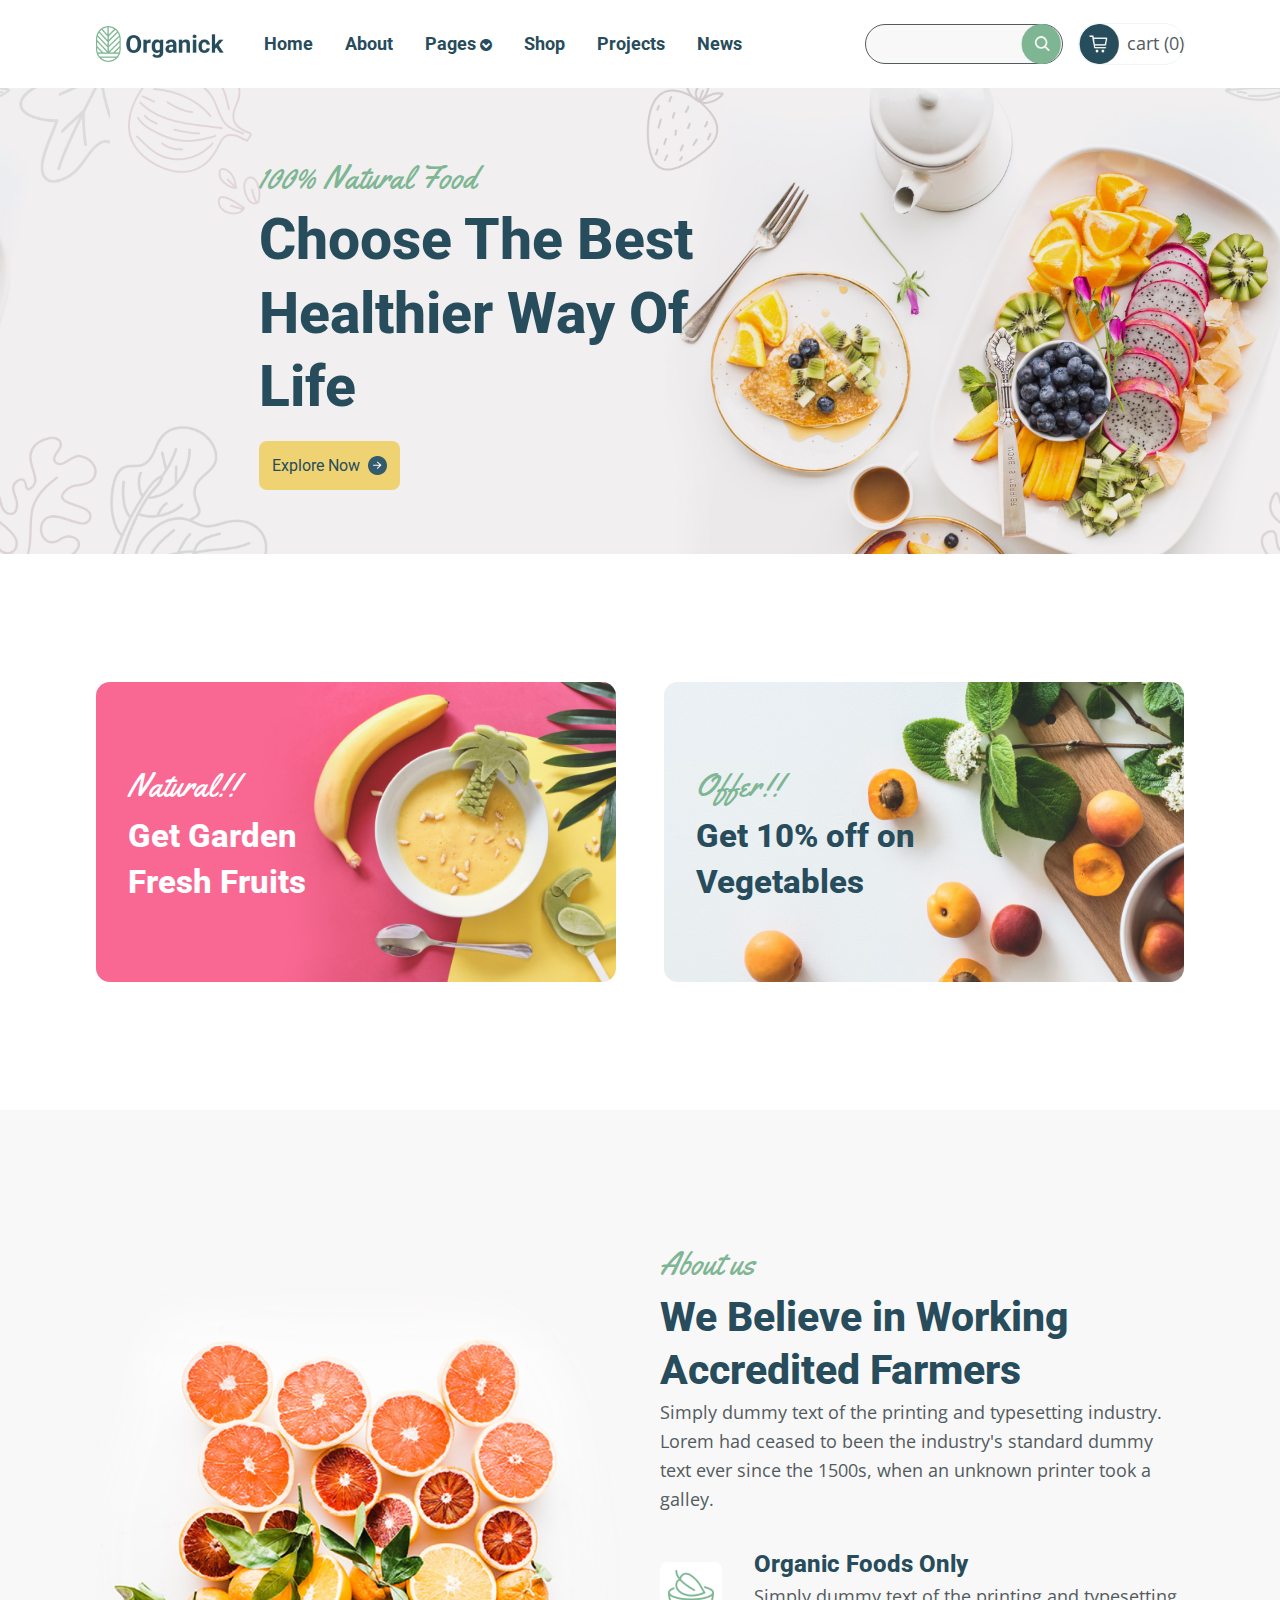
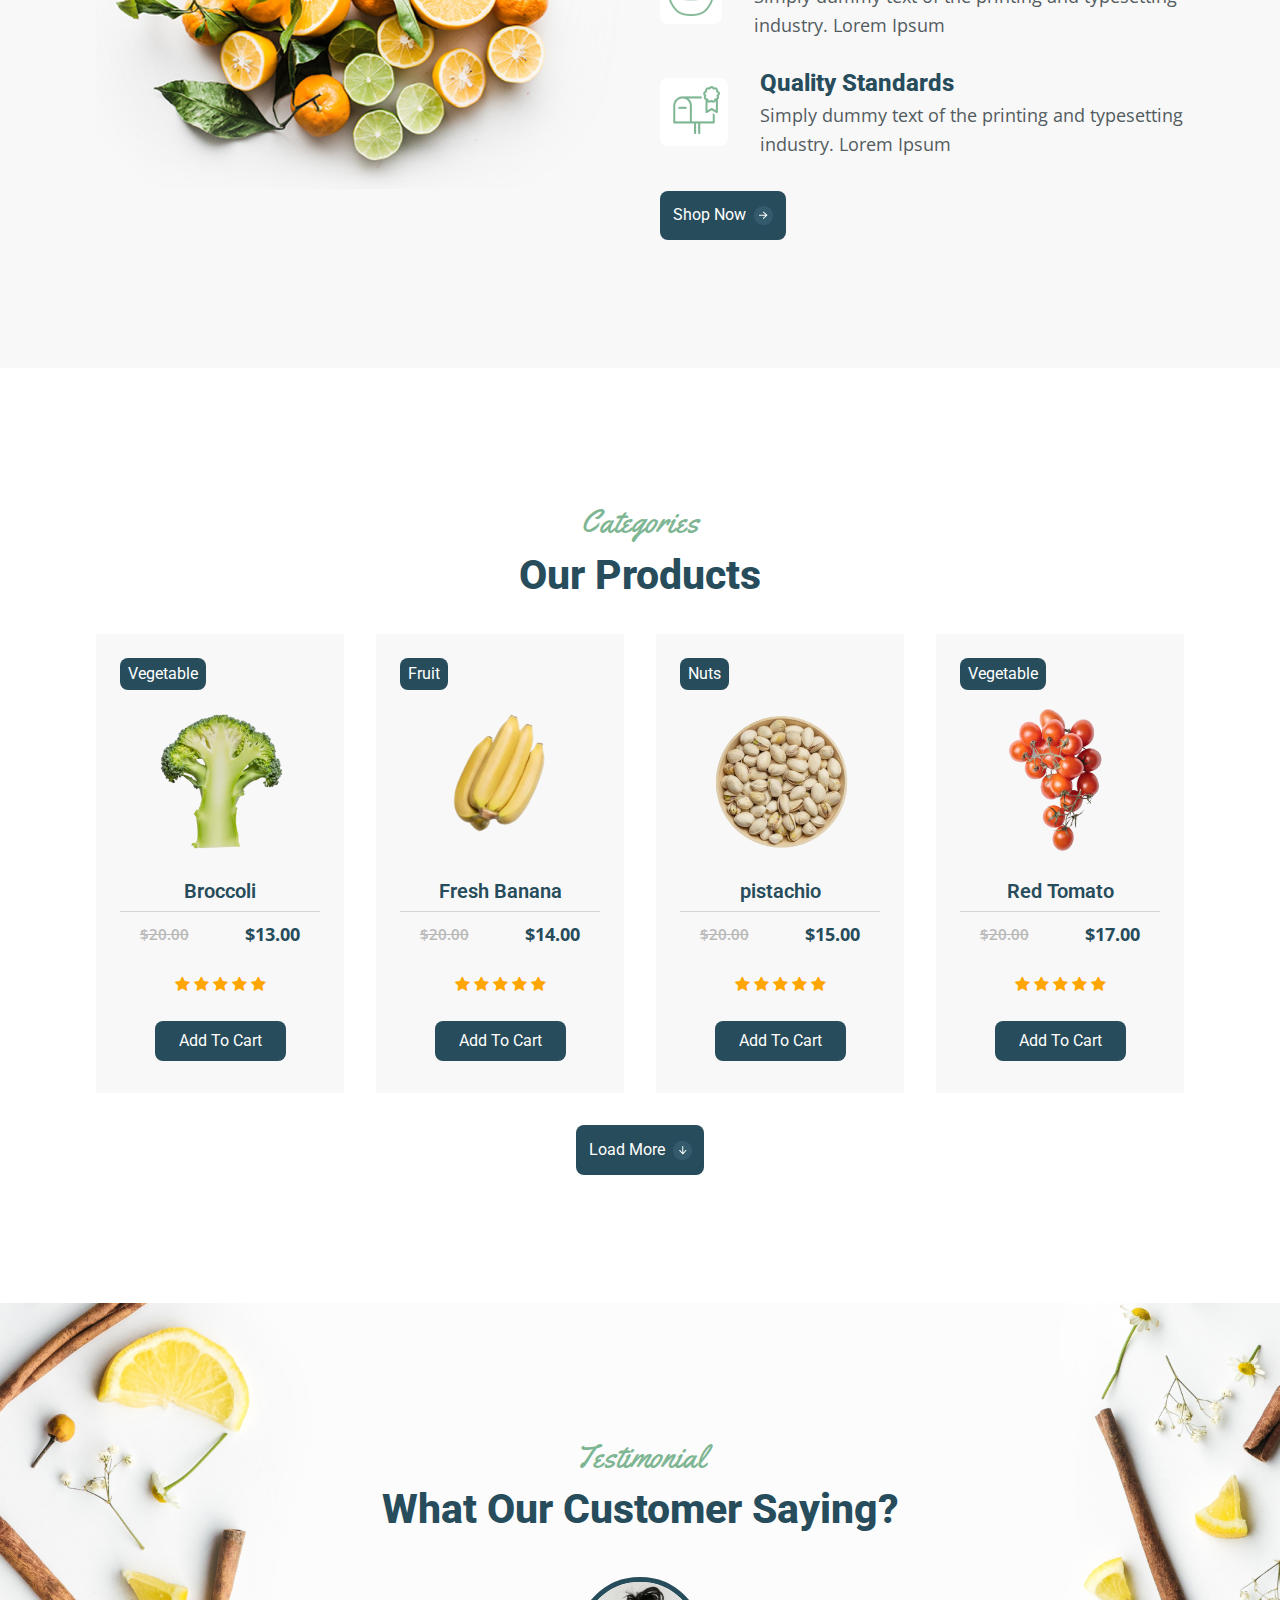
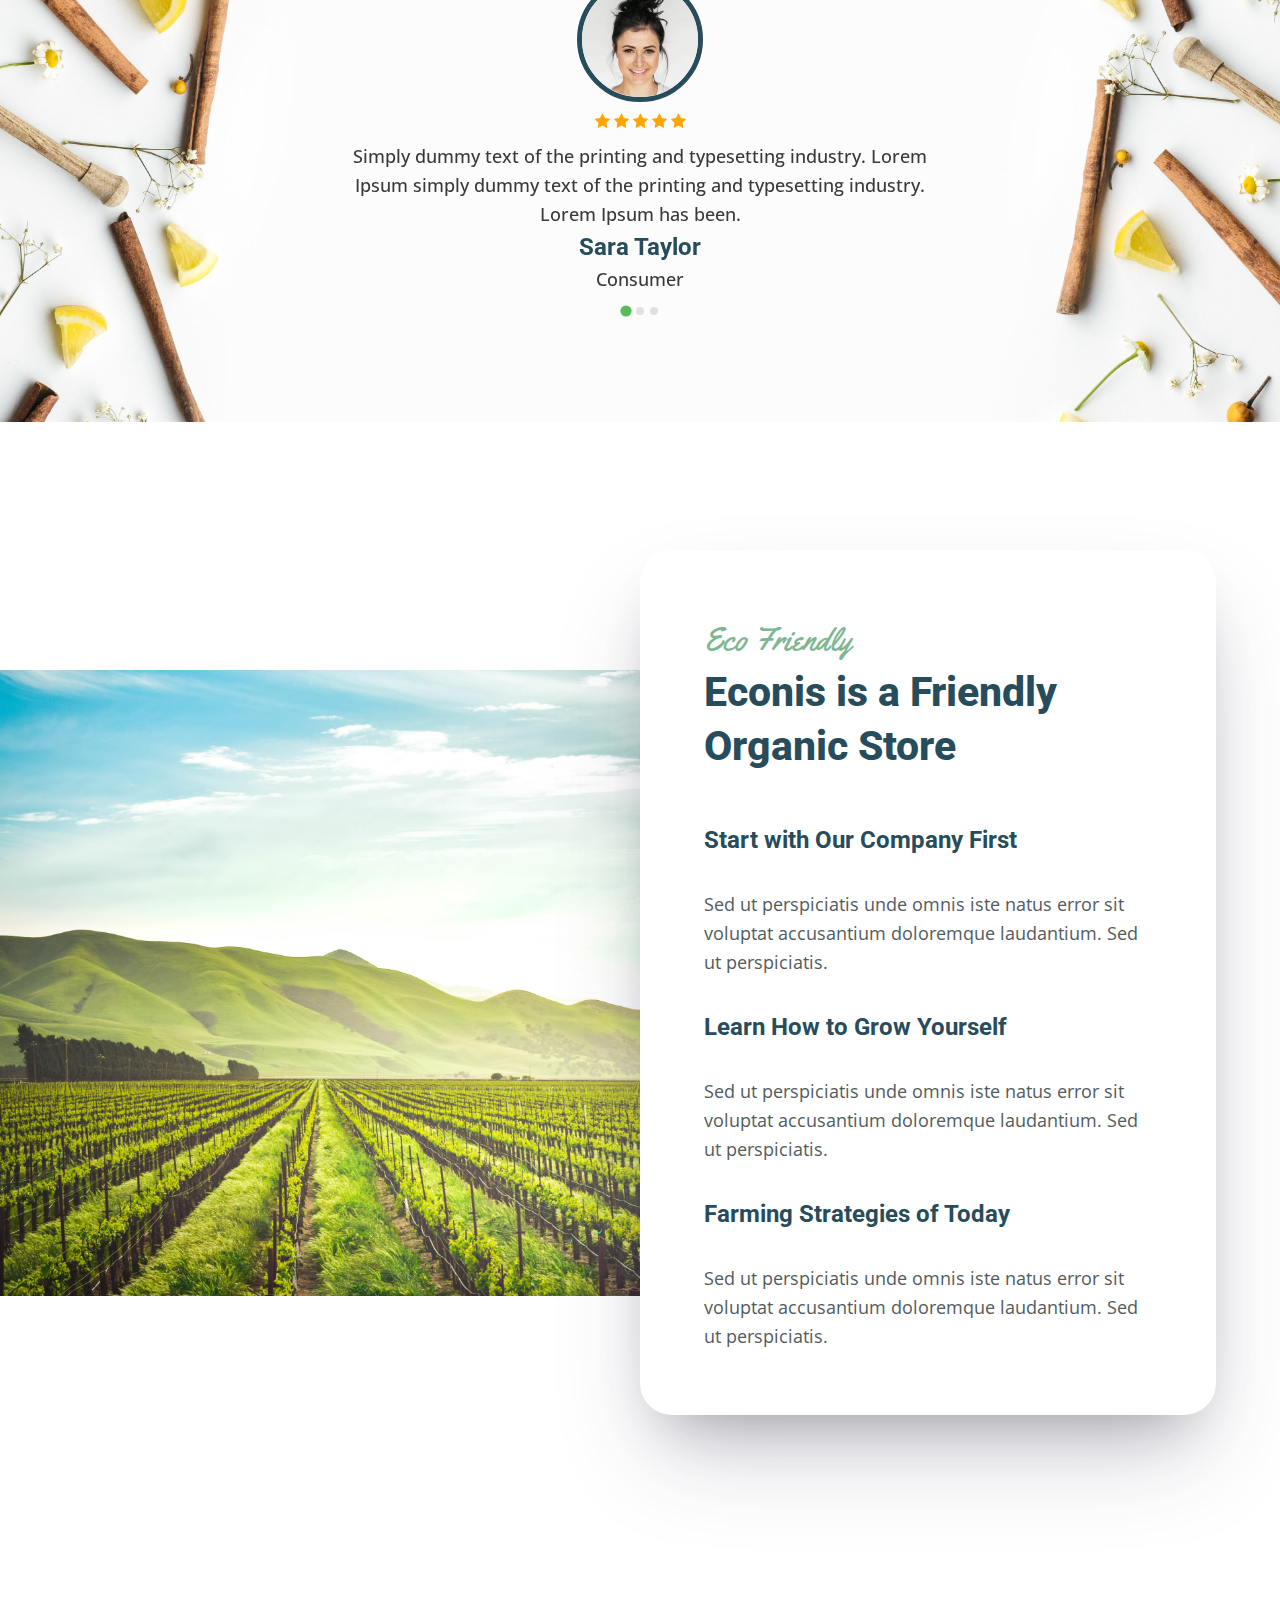
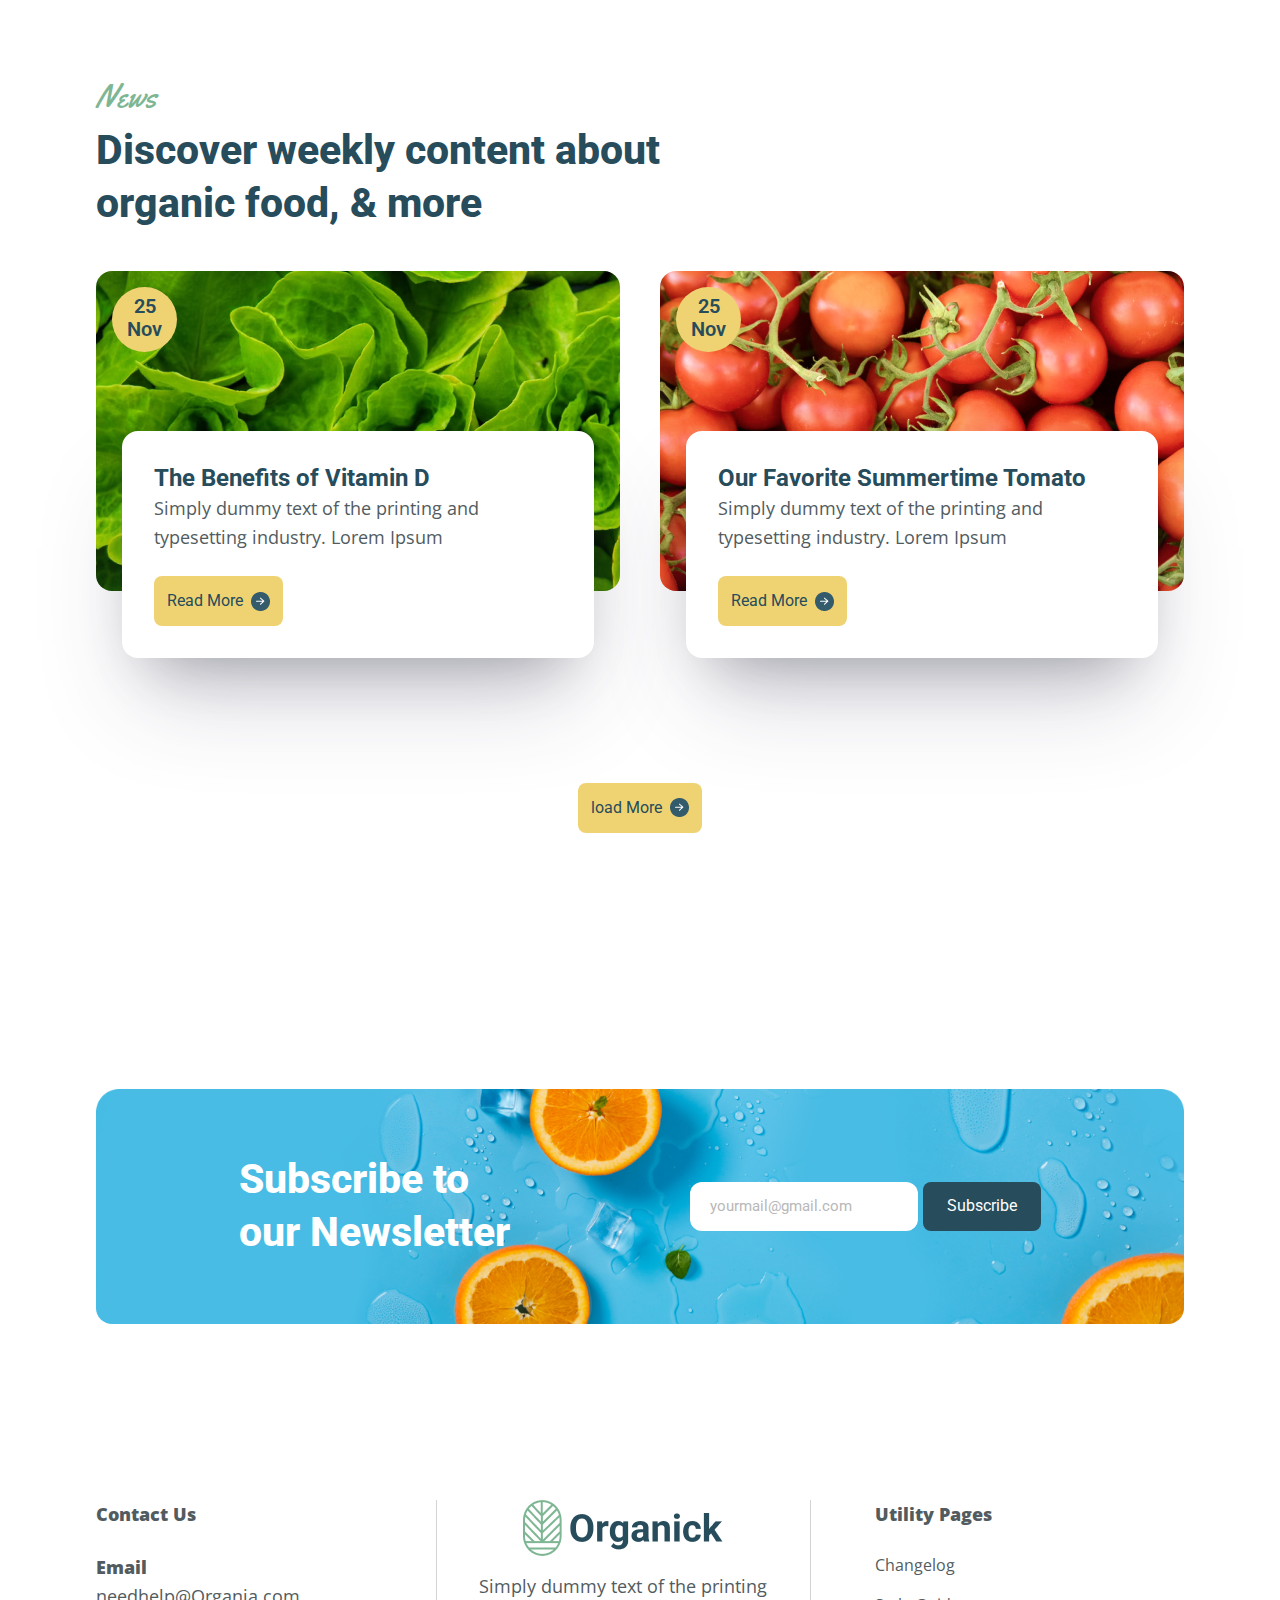
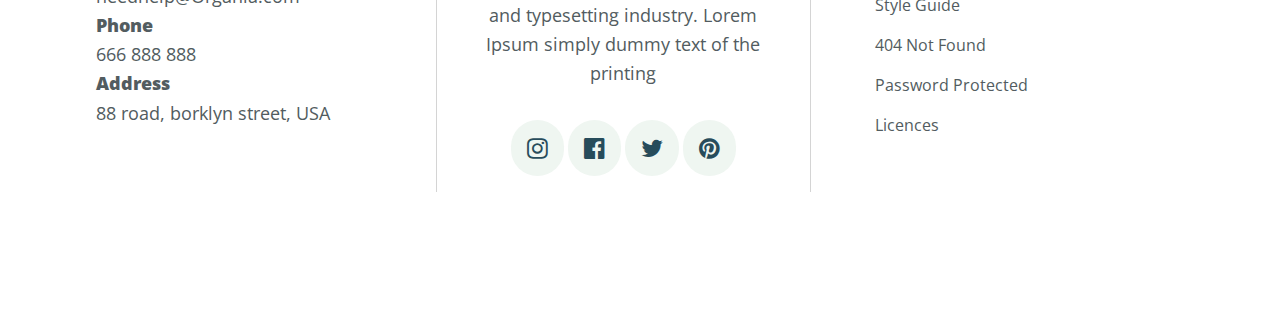
<file: index.html>
<!DOCTYPE html>
<html lang="en">

<head>
  <meta charset="UTF-8" />
  <meta http-equiv="X-UA-Compatible" content="IE=edge" />
  <meta name="viewport" content="width=device-width, initial-scale=1.0" />
  <!-- -------------- Favicon -------------- -->
  <link rel="apple-touch-icon" sizes="180x180" href="./assets/graphics/favicon/apple-touch-icon.png" />
  <link rel="icon" type="image/png" sizes="32x32" href="./assets/graphics/favicon//favicon-32x32.png" />
  <link rel="icon" type="image/png" sizes="16x16" href="./assets/graphics/favicon//favicon-16x16.png" />
  <link rel="manifest" href="/site.webmanifest" />
  <!-- ------------ Font-awsome ------------ -->
  <link rel="stylesheet" href="https://cdnjs.cloudflare.com/ajax/libs/font-awesome/4.7.0/css/font-awesome.min.css" />

  <!-- ------------- Google Fonts -------------- -->
  <link rel="preconnect" href="https://fonts.googleapis.com" />
  <link rel="preconnect" href="https://fonts.gstatic.com" crossorigin />
  <link
    href="https://fonts.googleapis.com/css2?family=Open+Sans:wght@400;600&family=Roboto:wght@500;700;900&family=Yellowtail&display=swap"
    rel="stylesheet" />
  <!-- -------------- Splide Css --------------- -->
  <link rel="stylesheet" href="https://cdn.jsdelivr.net/npm/@splidejs/splide@4.1.4/dist/css/splide.min.css">
  <!-- --------------- Main Css ---------------- -->
  <link rel="stylesheet" href="./assets/css/style.css" />
  <!-- <link rel="stylesheet" href="./assets/css/home.css" /> -->
  <title>Organick | Home</title>
  <script src="/assets/js/script.js"></script>
</head>

<body>
<!-- this will trigger the id #header to include the header -->
<div>
  <script>
  /* -------- HAMBURGER MENU JS Toggle ------- */
const hamburger = document.querySelector('.hamburger');
const navMenu = document.querySelectorAll('.nav__wrapper');
hamburger.addEventListener('click', () => {
  hamburger.classList.toggle('active');
  navMenu.forEach((element) => {
    element.classList.toggle('show');
  });
});

/* ----------------- 404 ----------------- */
function redirectTo404() {
    window.location.href = "./404.html"; 
}

document.addEventListener("DOMContentLoaded", function() {
    fetch(window.location.href)
        .then(function(response) {
            if (!response.ok) {
                redirectTo404();
            }
        })
        .catch(function(error) {
            redirectTo404();
        });
});




</script>


  <header id="header" class="header__main flx wrp">
    <!-- logo -->
    <div class="logo__main">
      <img src="./assets/graphics/header/main-logo.png" alt="Organick logo" />
    </div>

    <!-- ------------------ Nav ------------------ -->
    <div class="nav__wrapper">
      <nav class="nav__main">
        <ul class="ul__main flx">
          <a href="./index.html">
            <li>Home</li>
          </a>
          <a href="./404.html">
            <li>About</li>
          </a>
          <li class="dropdown">
            <a href="./404.html">Pages</a>
            <i class="fa fa-chevron-circle-down" aria-hidden="true"></i>

            <ul class="dropdown-menu">
              <li><a href="./404.html">Shop</a></li>
            </ul>
          </li>
          <a href="./shop.html">
            <li>Shop</li>
          </a>
          <a href="./404.html">
            <li>Projects</li>
          </a>
          <a href="./404.html">
            <li>News</li>
          </a>
        </ul>
      </nav>

      <div class="search flx">
        <label for="search"></label>
        <input type="text" id="search" />
        <a href="">
          <img src="./assets/graphics/header/search-icon.png" alt="search icon" />
        </a>
      </div>
      <div id="search-results">
  </div>


      <div class="cart flx">
        <img src="./assets/graphics/header/cart-icon.png" class="cart__icon" alt="cart icon" />
        <p id="cart-count">cart (0)</p>

        <div class="cart__items">
          <p>cart items</p>
          <div class="cart__single">
            <div class="cart__image">
             
            <img src="./assets/graphics/Shop/product-3.png" alt="">
            </div>
            
            <div class="cart__info">
                <p class="product__name">Nuts</p>
              
                  <div class="product__price-single">
                    <p class="product__discount">$20.00</p>
                    <p class="product__price">$13.00</p>
                    </div>
                 
            
                    <div class="product__detail">
                        <p>Quantity :</p>
                        <span class="qty__btn">
                        <button class="qty-count qty-count--minus" data-action="minus" type="button">-</button>
            <input class="product-qty" type="number" name="product-qty" min="0" max="10" value="1">
            <button class="qty-count qty-count--add" data-action="add" type="button">+</button>
            </span>
                       
                    </div>

            
                
            </div>
           
            </div>
            <div class="cart__btn">
            <a href="./checkout.html" class=" xd__btn btn-secondary">checkout
              <img src="./assets/graphics/hero/btn-arrow-icon.png" alt="">
          </a>
            </div>
        </div>
      
        </div>
      </div>
    </div>
    <!-- -------------- Humber Menu -------------- -->
    <button class="hamburger" type="button">
      <span class="hamburger__line"></span>
      <span class="hamburger__line"></span>
      <span class="hamburger__line"></span>
    </button>
  </header>
</div>


<!-- Home page starts -->
  <main>
    <section id="hero" class="">
      <div class="hero">
        <div class="hero__overlay">
          <div class="hero__content wrp">
            <div class="hero__text">
              <p class="xd_subtitle">100% Natural Food</p>
              <h1>Choose the best healthier way of life</h1>
              <a href="#" class="xd__btn btn-primary">Explore Now
                <img src="./assets/graphics/hero/btn-arrow-icon.png" alt="" />
              </a>
            </div>
          </div>
        </div>
      </div>
    </section>

    <!-- ######################################### -->
    <!--                   OFFER                   -->
    <!-- ######################################### -->
    <section id="offer">
      <div class="offer wrp">
        <div class="offer__card offer__one">
          <a href="#">
            <img src="./assets/graphics/offer/offer-1-img.png" alt="" />
            <p>Natural!!</p>
            <h2><span>Get Garden Fresh Fruits</span></h2>
          </a>
        </div>

        <div class="offer__card offer__two">
          <a href="#">
            <img src="./assets/graphics/offer/offer-2-img.png" alt="" />
            <p>Offer!!</p>
            <h2><span>Get 10% off on Vegetables</span></h2>
          </a>
        </div>
      </div>
    </section>

    <!-- ######################################### -->
    <!--                   ABOUT                   -->
    <!-- ######################################### -->
    <section id="about">
      <div class="about wrp">
        <div class="about__content">
          <div class="about__graphic">
            <img src="./assets/graphics/About/about-bg.png" alt="" />
          </div>
          <div class="about__text">
            <p class="xd_subtitle">About us</p>
            <h2>We Believe in Working Accredited Farmers</h2>
            <p>
              Simply dummy text of the printing and typesetting industry.
              Lorem had ceased to been the industry's standard dummy text ever
              since the 1500s, when an unknown printer took a galley.
            </p>

            <div class="about__text-content">
              <div class="about__box about__text-one">
                <img src="./assets/graphics/About/Vegan-icon.png" alt="" />
                <div class="box__title">
                  <h3>Organic Foods Only</h3>
                  <p>
                    Simply dummy text of the printing and typesetting
                    industry. Lorem Ipsum
                  </p>
                </div>
              </div>

              <div class="about__box about__text-two">
                <img src="./assets/graphics/About/Mailbox-icon.png" alt="" />
                <div class="box__title">
                  <h3>Quality Standards</h3>
                  <p>
                    Simply dummy text of the printing and typesetting
                    industry. Lorem Ipsum
                  </p>
                </div>
              </div>
            </div>

            <!-- btn -->
            <a href="#" class="xd__btn btn-secondary">Shop Now
              <img src="./assets/graphics/hero/btn-arrow-icon.png" alt="" />
            </a>
          </div>
        </div>
      </div>
    </section>

    <!-- ######################################### -->
    <!--                  PRODUCT                  -->
    <!-- ######################################### -->
    <section id="product" class="wrp">
      <div class="products">
        <div class="product__title">
          <p class="xd_subtitle">Categories</p>
          <h2>Our Products</h2>
        </div>

        <div class="product__list">
          <!-- -------------- Product-1 -------------- -->
          <div class="product__item content">
            <span class="product__tag">Vegetable</span>
            <div class="product__wrapper">
             
              <img src="./assets/graphics/Shop/product-1.png" alt="" />
              <p class="product__name"> Broccoli</p>
  
              <div class="product__detail">
                <p class="product__discount">$20.00</p>
                <p class="product__price">$13.00</p>
  
                <div class="product__rating">
                  <span class="fa fa-star checked"></span>
                  <span class="fa fa-star checked"></span>
                  <span class="fa fa-star checked"></span>
                  <span class="fa fa-star checked"></span>
                  <span class="fa fa-star checked"></span>
                </div>
  
                <a href="#" class="btn__cart xd__btn btn-secondary">add to cart</a>
              </div>
            </div>
            
          </div>
          <!-- --------------- Product-2 --------------- -->

          <div class="product__item content">
            <span class="product__tag">Fruit</span>
            <div class="product__wrapper">
            <img src="./assets/graphics/Shop/product-2.png" alt="" />
            <p class="product__name">Fresh Banana</p>

            <div class="product__detail">
              <p class="product__discount">$20.00</p>
                <p class="product__price">$14.00</p>
  

              <div class="product__rating">
                <span class="fa fa-star checked"></span>
                <span class="fa fa-star checked"></span>
                <span class="fa fa-star checked"></span>
                <span class="fa fa-star checked"></span>
                <span class="fa fa-star checked"></span>
              </div>
              <a href="#" class="btn__cart xd__btn btn-secondary">add to cart</a>
            </div>
          </div>
</div>
          <!-- --------------- Product-3 --------------- -->
          <div class="product__item content">
            <span class="product__tag">Nuts</span>
            <div class="product__wrapper">
            <img src="./assets/graphics/Shop/product-3.png" alt="" />
            <p class="product__name">pistachio</p>

            <div class="product__detail">
              <p class="product__discount">$20.00</p>
              <p class="product__price">$15.00</p>


              <div class="product__rating">
                <span class="fa fa-star checked"></span>
                <span class="fa fa-star checked"></span>
                <span class="fa fa-star checked"></span>
                <span class="fa fa-star checked"></span>
                <span class="fa fa-star checked"></span>
              </div>
              <a href="#" class="btn__cart xd__btn btn-secondary">add to cart</a>
            </div>
          </div>
          </div>

          <!-- --------------- Product-4 --------------- -->
          <div class="product__item content">
            <span class="product__tag">Vegetable</span>
            <div class="product__wrapper">
            <img src="./assets/graphics/Shop/product-4.png" alt="" />
            <p class="product__name">Red Tomato</p>

            <div class="product__detail">
              <p class="product__discount">$20.00</p>
                <p class="product__price">$17.00</p>
  

              <div class="product__rating">
                <span class="fa fa-star checked"></span>
                <span class="fa fa-star checked"></span>
                <span class="fa fa-star checked"></span>
                <span class="fa fa-star checked"></span>
                <span class="fa fa-star checked"></span>
              </div>
              <a href="#" class="btn__cart xd__btn btn-secondary">add to cart</a>
            </div>
          </div>
          </div>

          <!-- --------------- Product-5 --------------- -->
          <div class="product__item content">
            <span class="product__tag">Lentils</span>
            <div class="product__wrapper">
            <img src="./assets/graphics/Shop/product-5.png" alt="" />
            <p class="product__name">Mung Bean</p>

            <div class="product__detail">
              <p class="product__discount">$20.00</p>
                <p class="product__price">$11.00</p>
  

              <div class="product__rating">
                <span class="fa fa-star checked"></span>
                <span class="fa fa-star checked"></span>
                <span class="fa fa-star checked"></span>
                <span class="fa fa-star checked"></span>
                <span class="fa fa-star checked"></span>
              </div>
              <a href="#" class="btn__cart xd__btn btn-secondary">add to cart</a>
            </div>
          </div>
</div>
          <!-- --------------- Product-6 --------------- -->
          <div class="product__item content">
            <span class="product__tag">Nuts</span>
            <div class="product__wrapper">
            <img src="./assets/graphics/Shop/product-6.png" alt="" />
            <p class="product__name">Brown Hazelnut</p>

            <div class="product__detail">
              <p class="product__discount">$20.00</p>
                <p class="product__price">$12.00</p>
  

              <div class="product__rating">
                <span class="fa fa-star checked"></span>
                <span class="fa fa-star checked"></span>
                <span class="fa fa-star checked"></span>
                <span class="fa fa-star checked"></span>
                <span class="fa fa-star checked"></span>
              </div>
              <a href="#" class="btn__cart xd__btn btn-secondary">add to cart</a>
            </div>
          </div>
</div>
          <!-- --------------- Product-7 --------------- -->
          <div class="product__item content">
            <span class="product__tag">Dairy</span>
            <div class="product__wrapper">
            <img src="./assets/graphics/Shop/product-7.png" alt="" />
            <p class="product__name">Eggs</p>

            <div class="product__detail">
              <p class="product__discount">$20.00</p>
                <p class="product__price">$17.00</p>
  

              <div class="product__rating">
                <span class="fa fa-star checked"></span>
                <span class="fa fa-star checked"></span>
                <span class="fa fa-star checked"></span>
                <span class="fa fa-star checked"></span>
                <span class="fa fa-star checked"></span>
              </div>
              <a href="#" class="btn__cart xd__btn btn-secondary">add to cart</a>
            </div>
          </div>
</div>
          <!-- --------------- Product-8 --------------- -->
          <div class="product__item content">
            <span class="product__tag">Bakery</span>
            <div class="product__wrapper">
            <img src="./assets/graphics/Shop/product-8.png" alt="" />
            <p class="product__name">Elaichi Rusk</p>

            <div class="product__detail">
              <p class="product__discount">$20.00</p>
                <p class="product__price">$15.00</p>
  
              <div class="product__rating">
                <span class="fa fa-star checked"></span>
                <span class="fa fa-star checked"></span>
                <span class="fa fa-star checked"></span>
                <span class="fa fa-star checked"></span>
                <span class="fa fa-star checked"></span>
              </div>
              <a href="#" class="btn__cart xd__btn btn-secondary">add to cart</a>
            </div>
          </div>
          </div>
        </div>
        <!-- ---------- Product Items Ends ----------- -->

        <a href="#" id="loadMore" class="product__btn xd__btn btn-secondary">Load More
          <img src="./assets/graphics/hero/btn-arrow-icon.png" alt="" />
         
        </a>
      </div>
    </section>
    <!-- ######################################### -->
    <!--                TESTIMONIAL                -->
    <!-- ######################################### -->
    <section id="testimonial">
      <div class="hero__overlay"></div>
      <div class="testimonial__title">
        <p class="xd_subtitle">Testimonial</p>
        <h2>What Our Customer Saying?</h2>
      </div>


      <!-- ---------------- Splide ----------------- -->

      <div class="splide" role="group" aria-label="Splide Basic HTML Example">
        <div class="splide__track">
          <ul class="splide__list">
            <li class="splide__slide">
              <!-- ------------ Slide 1 ------------ -->
              <div class="testimonial wrp">
                <img src="./assets/graphics/Testimonial/profile-img.jpg" alt="" />
                <div class="product__rating">
                  <span class="fa fa-star checked"></span>
                  <span class="fa fa-star checked"></span>
                  <span class="fa fa-star checked"></span>
                  <span class="fa fa-star checked"></span>
                  <span class="fa fa-star checked"></span>
                </div>
                <p>
                  Simply dummy text of the printing and typesetting industry. Lorem
                  Ipsum simply dummy text of the printing and typesetting industry.
                  Lorem Ipsum has been.
                </p>
                <h3>Sara Taylor</h3>
                <p>Consumer</p>
              </div>
            </li>

            <!-- ------------- Slide 2 ------------- -->
            <li class="splide__slide">
              <div class="testimonial wrp">
                <img src="./assets/graphics/Testimonial/profile-img.jpg" alt="" />
                <div class="product__rating">
                  <span class="fa fa-star checked"></span>
                  <span class="fa fa-star checked"></span>
                  <span class="fa fa-star checked"></span>
                  <span class="fa fa-star checked"></span>
                  <span class="fa fa-star checked"></span>
                </div>
                <p>
                  Simply dummy text of the printing and typesetting industry. Lorem
                  Ipsum simply dummy text of the printing and typesetting industry.
                  Lorem Ipsum has been.
                </p>
                <h3>Sara Taylor</h3>
                <p>Consumer</p>
              </div>
            </li>
            <!-- ------------- Slide 3 ------------- -->
            <li class="splide__slide">
              <div class="testimonial wrp">
                <img src="./assets/graphics/Testimonial/profile-img.jpg" alt="" />
                <div class="product__rating">
                  <span class="fa fa-star checked"></span>
                  <span class="fa fa-star checked"></span>
                  <span class="fa fa-star checked"></span>
                  <span class="fa fa-star checked"></span>
                  <span class="fa fa-star checked"></span>
                </div>
                <p>
                  Simply dummy text of the printing and typesetting industry. Lorem
                  Ipsum simply dummy text of the printing and typesetting industry.
                  Lorem Ipsum has been.
                </p>
                <h3>Sara Taylor</h3>
                <p>Consumer</p>
              </div>
            </li>
          </ul>
        </div>
      </div>



      <!-- -------------- Splide Ends -------------- -->



    </section>

    <!-- ################################### -->
    <!--             WHO WE ARE              -->
    <!-- ################################### -->
    <section id="who">
      <div class="who__Content">
        <div class="who__graphic">
          <img src="./assets/graphics/who-we-are/who-bg.png" alt="">
        </div>
        <div class="who__text">
          <p class="xd_subtitle">Eco Friendly</p>
          <h2>Econis is a Friendly
            Organic Store</h2>

          <div class="who__detail">
            <h3>Start with Our Company First</h3>
            <p>Sed ut perspiciatis unde omnis iste natus error sit voluptat accusantium doloremque laudantium. Sed ut
              perspiciatis.
            </p>


            <h3>Learn How to Grow Yourself</h3>
            <p>Sed ut perspiciatis unde omnis iste natus error sit voluptat accusantium doloremque laudantium. Sed ut
              perspiciatis.</p>


            <h3>Farming Strategies of Today</h3>
            <p>Sed ut perspiciatis unde omnis iste natus error sit voluptat accusantium doloremque laudantium. Sed ut
              perspiciatis.</p>
          </div>
        </div>
      </div>
    </section>

    <!-- ######################################### -->
    <!--                   BLOG                    -->
    <!-- ######################################### -->

    <section id="blog" class="wrp">
      <div class="blog__title">
        <p class="xd_subtitle">News</p>
        <h2>Discover weekly content about organic food, & more</h2>
      </div>

      <div class="blog__content">

        <!-- ------------ Blog Post 1 ------------ -->
        <div class="blog__post post-1">
          <p class="blog-tag">25 Nov</p>
          <div class="blog__detial">
            <h3>The Benefits of Vitamin D</h3>
            <p>Simply dummy text of the printing and typesetting industry. Lorem Ipsum</p>
            <a href="#" class="xd__btn btn-primary">Read More
              <img src="./assets/graphics/hero/btn-arrow-icon.png" alt="">
            </a>
          </div>
        </div>
        <!-- -------------- Blog Post 2 -------------- -->
        <div class="blog__post post-2">
          <p class="blog-tag">25 Nov</p>
          <div class="blog__detial">
            <h3>Our Favorite Summertime Tomato</h3>
            <p>Simply dummy text of the printing and typesetting industry. Lorem Ipsum</p>
            <a href="#" class="xd__btn btn-primary">Read More
              <img src="./assets/graphics/hero/btn-arrow-icon.png" alt="">
            </a>
          </div>
        </div>
       
       

      </div>
      <div class="blog__btn">
        <a href="#" class="btn-primary xd__btn">load More
          <img src="./assets/graphics/hero/btn-arrow-icon.png" alt="">
        </a>
      </div>
    </section>
  </main>

  <!-- this will target the footer by Id #footer -->
   <!-- ######################################### -->
    <!--                 SUBSCRIBE                 -->
    <!-- ######################################### -->
    <section id="subscribe" class="wrp">
        <div class="subscribe flx">
          <h2>Subscribe to
            our Newsletter
          </h2>
  
          <form action="" class="flx">
            <label for="email"></label>
            <input type="email" id="email" placeholder="yourmail@gmail.com">
            <a href="#" type="submit" class="subscribe__btn xd__btn btn-secondary">subscribe</a>
          </form>
        </div>
      </section>
  <!-- ######################################### -->
  <!--                  FOOTER                   -->
  <!-- ######################################### -->
  <section>
    <footer id="footer">
      <div class="footer__grid wrp">
        <!-- --------------- Column 1 ---------------- -->
        <div class="footer__col-1">
          <p class="footer__col-title p-bold">Contact Us</p>
          <div>
            <p class="p-bold">Email</p>
            <p>needhelp@Organia.com</p>
          </div>
          <div>
            <p class="p-bold">Phone</p>
            <p>666 888 888</p>
          </div>
          <div>
          <p class="p-bold"> Address</p>
            <p>88 road, borklyn street, USA</p>
          </div>
        </div>
        <!-- --------------- Column 2 ---------------- -->
        <div class="footer__col-2">
          <img src="./assets/graphics/header/main-logo.png" alt="">
          <p>Simply dummy text of the printing and typesetting industry.
            Lorem Ipsum simply dummy text of the printing </p>
          <div class="footer__soical">
            <i class="fa fa-instagram" aria-hidden="true"></i>
            <i class="fa fa-facebook-official" aria-hidden="true"></i>
            <i class="fa fa-twitter" aria-hidden="true"></i>
            <i class="fa fa-pinterest" aria-hidden="true"></i>

          </div>
        </div>
        <!-- --------------- Column 3 ---------------- -->
        <div class="footer__col-3">
          <p class="footer__col-title p-bold">Utility Pages</p>

          <nav>
            <ul>

              <a href="">
                <li>Changelog</li>
              </a>

              <a href="">
                <li>Style Guide</li>
              </a>

              <a href="">
                <li>404 Not Found</li>
              </a>

              <a href="">
                <li>Password Protected </li>
              </a>

              <a href="">
                <li>Licences</li>
              </a>
              
            </ul>
          </nav>
        </div>
      </div>
    </footer>
  </section>
<!-- ------------ Home Page Ends ------------- -->
   
    <!-- jquery to trigger the Id #footer -->
    <script src="https://code.jquery.com/jquery-3.6.0.min.js"></script>
<!-- ------------ Custom Js ------------- -->
<script src="./assets/js/script.js"></script>

<!-- ------------- Splide Js ------------- -->
<script src="https://cdn.jsdelivr.net/npm/@splidejs/splide@4.1.4/dist/js/splide.min.js"></script>

<script>
  /* ---------- SPLIDE SLIDER --------- */
  var splide = new Splide('.splide', {
    type: 'loop',
    drag: 'free',
    snap: true,
    perPage: 1,
    perMove: 1,
    gap: 20,
    arrows: false,
    pauseOnHover: true,
    autoplay: true,


  });

  splide.mount();


</script>
</body>
</html>
</file>
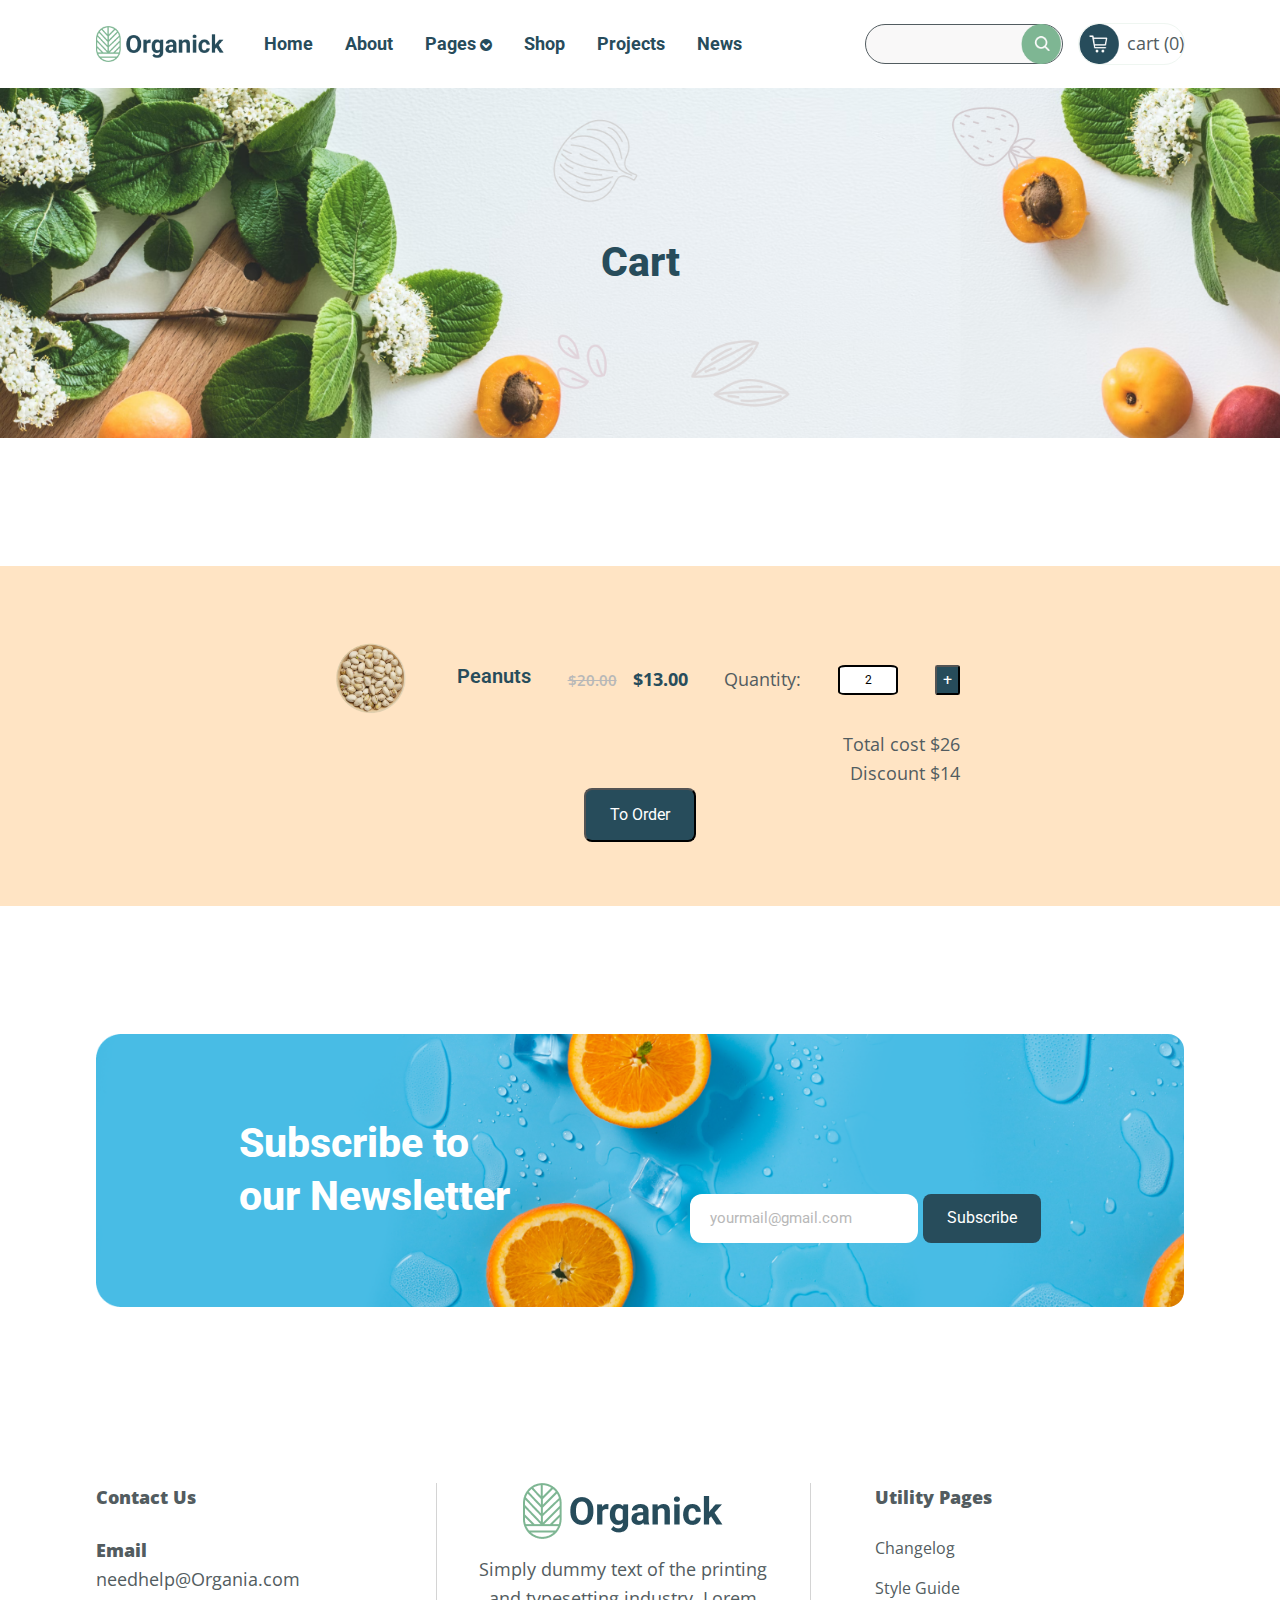
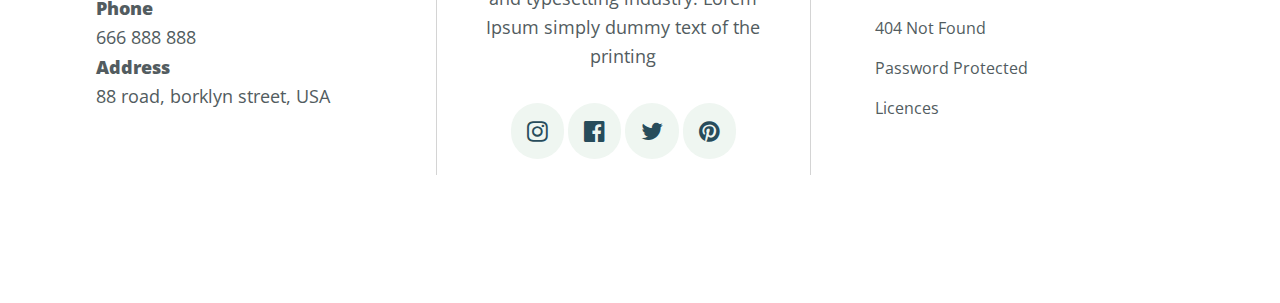
<file: checkout.html>
<!DOCTYPE html>
<html lang="en">

<head>
  <meta charset="UTF-8" />
  <meta http-equiv="X-UA-Compatible" content="IE=edge" />
  <meta name="viewport" content="width=device-width, initial-scale=1.0" />
  <!-- -------------- Favicon -------------- -->
  <link rel="apple-touch-icon" sizes="180x180" href="./assets/graphics/favicon/apple-touch-icon.png" />
  <link rel="icon" type="image/png" sizes="32x32" href="./assets/graphics/favicon//favicon-32x32.png" />
  <link rel="icon" type="image/png" sizes="16x16" href="./assets/graphics/favicon//favicon-16x16.png" />
  <link rel="manifest" href="/site.webmanifest" />
  <!-- ------------ Font-awsome ------------ -->
  <link rel="stylesheet" href="https://cdnjs.cloudflare.com/ajax/libs/font-awesome/4.7.0/css/font-awesome.min.css" />

  <!-- ------------- Google Fonts -------------- -->
  <link rel="preconnect" href="https://fonts.googleapis.com" />
  <link rel="preconnect" href="https://fonts.gstatic.com" crossorigin />
  <link
    href="https://fonts.googleapis.com/css2?family=Open+Sans:wght@400;600&family=Roboto:wght@500;700;900&family=Yellowtail&display=swap"
    rel="stylesheet" />
  <!-- -------------- Splide Css --------------- -->
  <link rel="stylesheet" href="https://cdn.jsdelivr.net/npm/@splidejs/splide@4.1.4/dist/css/splide.min.css">
<!-- --------------- Main Css ---------------- -->
<link rel="stylesheet" href="./assets/css/style.css" />
<link rel="stylesheet" href="./assets/css/checkout.css" />
<title>Organick | Checkout </title>
<script src="/assets/js/script.js"></script>
</head>

<body>
    <div>
  <script>
  /* -------- HAMBURGER MENU JS Toggle ------- */
const hamburger = document.querySelector('.hamburger');
const navMenu = document.querySelectorAll('.nav__wrapper');
hamburger.addEventListener('click', () => {
  hamburger.classList.toggle('active');
  navMenu.forEach((element) => {
    element.classList.toggle('show');
  });
});

/* ----------------- 404 ----------------- */
function redirectTo404() {
    window.location.href = "./404.html"; 
}

document.addEventListener("DOMContentLoaded", function() {
    fetch(window.location.href)
        .then(function(response) {
            if (!response.ok) {
                redirectTo404();
            }
        })
        .catch(function(error) {
            redirectTo404();
        });
});




</script>


  <header id="header" class="header__main flx wrp">
    <!-- logo -->
    <div class="logo__main">
      <img src="./assets/graphics/header/main-logo.png" alt="Organick logo" />
    </div>

    <!-- ------------------ Nav ------------------ -->
    <div class="nav__wrapper">
      <nav class="nav__main">
        <ul class="ul__main flx">
          <a href="./index.html">
            <li>Home</li>
          </a>
          <a href="./404.html">
            <li>About</li>
          </a>
          <li class="dropdown">
            <a href="./404.html">Pages</a>
            <i class="fa fa-chevron-circle-down" aria-hidden="true"></i>

            <ul class="dropdown-menu">
              <li><a href="./404.html">Shop</a></li>
            </ul>
          </li>
          <a href="./shop.html">
            <li>Shop</li>
          </a>
          <a href="./404.html">
            <li>Projects</li>
          </a>
          <a href="./404.html">
            <li>News</li>
          </a>
        </ul>
      </nav>

      <div class="search flx">
        <label for="search"></label>
        <input type="text" id="search" />
        <a href="">
          <img src="./assets/graphics/header/search-icon.png" alt="search icon" />
        </a>
      </div>
      <div id="search-results">
  </div>


      <div class="cart flx">
        <img src="./assets/graphics/header/cart-icon.png" class="cart__icon" alt="cart icon" />
        <p id="cart-count">cart (0)</p>

        <div class="cart__items">
          <p>cart items</p>
          <div class="cart__single">
            <div class="cart__image">
             
            <img src="./assets/graphics/Shop/product-3.png" alt="">
            </div>
            
            <div class="cart__info">
                <p class="product__name">Nuts</p>
              
                  <div class="product__price-single">
                    <p class="product__discount">$20.00</p>
                    <p class="product__price">$13.00</p>
                    </div>
                 
            
                    <div class="product__detail">
                        <p>Quantity :</p>
                        <span class="qty__btn">
                        <button class="qty-count qty-count--minus" data-action="minus" type="button">-</button>
            <input class="product-qty" type="number" name="product-qty" min="0" max="10" value="1">
            <button class="qty-count qty-count--add" data-action="add" type="button">+</button>
            </span>
                       
                    </div>

            
                
            </div>
           
            </div>
            <div class="cart__btn">
            <a href="./checkout.html" class=" xd__btn btn-secondary">checkout
              <img src="./assets/graphics/hero/btn-arrow-icon.png" alt="">
          </a>
            </div>
        </div>
      
        </div>
      </div>
    </div>
    <!-- -------------- Humber Menu -------------- -->
    <button class="hamburger" type="button">
      <span class="hamburger__line"></span>
      <span class="hamburger__line"></span>
      <span class="hamburger__line"></span>
    </button>
  </header>
</div>

    <!-- <main>
        <div class="checkout__main wrp">
            <div class="checkout__form">
                <h3>Billing info</h3>
                <p>Please enter your billing info</p>
                 checkout FORM 
                <div class="contact">
                    <form id="contact-form">
                        <p>
                            <label>First Name</label>
                            <input type="text" name="name" id="name" required placeholder="wick">
                        </p>

                        <p>
                            <label>Last Name</label>
                            <input type="text" name="name" id="name" required placeholder="john">
                        </p>

                        <p>
                            <label>Your Email</label>
                            <input type="email" name="email" id="email" required placeholder="example@yourmail.com">
                        </p>

                        <p>
                            <label>Phone</label>
                            <input type="number" name="company" id="phone" placeholder="phone no">
                        </p>

                        <p>
                            <label>Address</label>
                            <input type="text" name="company" id="company" placeholder="yourcompany name here">
                        </p>

                        <p>
                            <label>Town / City</label>
                            <select name="country">
                                <option value="US">United States</option>
                                <option value="CA">Canada</option>
                                <option value="GB">United Kingdom</option>
                                 Add more countries here 
                              </select>
                        </p>

                        <p>
                            <label>State / Country</label>
                            <select name="country">
                                <option value="US">United States</option>
                                <option value="CA">Canada</option>
                                <option value="GB">United Kingdom</option>
                                Add more countries here 
                              </select>
                        </p>


                        <p>
                            <label>ZIP/Postal code</label>
                            <input type="number" name="company" id="company" placeholder="yourcompany name here">
                        </p>

                    
                        <p class="checkout__label">
                            <label>Ship to a different address?</label>
                            <input type="checkbox" name="company" id="company" placeholder="yourcompany name here">
                        </p>

                    
button
                        <p class="full">
                            <button type="submit" class="btn-secondary xd__btn">Complete order
                                <img src="./assets/graphics/hero/btn-arrow-icon.png" alt="">
                            </button>
                        </p>

                    </form> -->
                    <!-- End #contact-form -->
                </div>
                <!-- End .contact 


                <div class="checkout__biling-method">
                    <h3>Billing method</h3>
                    <p>Please enter your payment method</p>
                    <div class="checkout__billing">

                    
                    <p class="checkout__label">
                       
                        <input type="checkbox" name="company" id="company" placeholder="yourcompany name here">
                        <label>FedEx</label>
                        <span>
                            <strong>+32 USD</strong>
                        Additional price</span>
                        <img src="./assets/graphics/checkout-page/FedEx_Express 1.png" alt="">
                    </p>


                    <p class="checkout__label">
                       
                        <input type="checkbox" name="company" id="company" placeholder="yourcompany name here">
                        <label>DHL</label>
                        <span>
                            <strong>+15 USD</strong>
                        Additional price</span>
                        <img src="./assets/graphics/checkout-page/dhl.png" alt="">
                    </p>
                </div>

                </div>
            </div>

            <div class="order__summary">
                <h3>Order Summary</h3>
                <p>Price can change depending on shipping method and taxes of your state.</p>
                 ------ Products 1 ------- 
                <div class="checkout__single__product">
                    <img src="./assets/graphics/Shop/product-1.png" alt="">
                
                    <div class="cart__info">
                        <p class="product__name">Nuts</p>
                        <div class=" product__rating single">
                            <span class="fa fa-star checked"></span>
                            <span class="fa fa-star checked"></span>
                            <span class="fa fa-star checked"></span>
                            <span class="fa fa-star checked"></span>
                            <span class="fa fa-star checked"></span>
                          </div>
                          <div class="product__price-single">
                            <p class="product__discount">$20.00</p>
                            <p class="product__price">$13.00</p>
                            </div>
                         
                    
                            <div class="product__detail">
                                <p>Quantity :</p>
                                <span class="qty__btn">
                                <button class="qty-count qty-count--minus" data-action="minus" type="button">-</button>
                    <input class="product-qty" type="number" name="product-qty" min="0" max="10" value="1">
                    <button class="qty-count qty-count--add" data-action="add" type="button">+</button>
                    </span>
                               
                            </div>
        
                    
                        
                    </div>
                </div>

                 ------- Product 2 ------- 
                <div class="checkout__single__product">
                    <img src="./assets/graphics/Shop/product-1.png" alt="">
                
                    <div class="cart__info">
                        <p class="product__name">Nuts</p>
                        <div class=" product__rating single">
                            <span class="fa fa-star checked"></span>
                            <span class="fa fa-star checked"></span>
                            <span class="fa fa-star checked"></span>
                            <span class="fa fa-star checked"></span>
                            <span class="fa fa-star checked"></span>
                          </div>
                          <div class="product__price-single">
                            <p class="product__discount">$20.00</p>
                            <p class="product__price">$13.00</p>
                            </div>
                         
                    
                            <div class="product__detail">
                                <p>Quantity :</p>
                                <span class="qty__btn">
                                <button class="qty-count qty-count--minus" data-action="minus" type="button">-</button>
                    <input class="product-qty" type="number" name="product-qty" min="0" max="10" value="1">
                    <button class="qty-count qty-count--add" data-action="add" type="button">+</button>
                    </span>
                               
                            </div>
        
                    
                        
                    </div>
                </div>

                <div class="checkout__total">
                    <table>
                         <tr>
                          <th>Item</th>
                          <th>Price</th>
                        </tr> 
                        <tr>
                          <td>Subtotal</td>
                          <td>$100.00</td>
                        </tr>
                        <tr>
                          <td>Tax</td>
                          <td>$10.00</td>
                        </tr>
                        <tr>
                          <td>Shipping</td>
                          <td>$5.00</td>
                        </tr>
                        <span class=" promo-code">
                         
                            <label for="propmo"></label>
                            <input type="text" id="promo" placeholder="Apply promo code">
                           
                            <a href="">Apply now</a>
                        </span>
                        <tr>
                          <td><strong>Total order</strong></td>
                          <td><strong>$115.00</strong></td>
                        </tr>
                      </table>
                </div>
            </div>
        </div>
    </main>
 -->



 <div class="page__banner checkout__banner">
    <div align="center">
        <h2>Cart</h2>
    </div>  
</div>

<div class="checkout_cart">
    <div class="checkout_cart_row">
    <img class="cart__image" src="./assets/graphics/Shop/product-3.png">
    <p class="product__name"> Peanuts</p>
    <div class="product__detail">
        <p class="product__discount">$20.00</p>
        <p class="product__price">$13.00</p>
    </div>
    <p>Quantity:</p>
    <div class="cart-count" id="cartCount">2</div>
    <button class="btn-secondary ">+</button></div>
    <div class="checkout_cart_row total">
      <p>Total cost   $26</p>
    </div>
    <div class="checkout_cart_row total">
        <p>Discount     $14</p>
      </div>
      <div class="checkout_cart_row button cart__btn">
        <button type="submit" class="subscribe__btn xd__btn btn-secondary" id="submitBtn">To order</button>
      </div>
      <div class="checkout_cart_row button">
        <form id="orderForm" style="display: none;">
            <div class="form-row">
              <div class="form-group">
                <label for="name">Full Name:</label>
                <input type="text" id="name" name="name" required>
              </div>
              <div class="form-group">
                <label for="email">Your Email:</label>
                <input type="text" id="email" name="email" required>
              </div>
            </div>
          
            <div class="form-row">
              <div class="form-group">
                <label for="address">Your Address:</label>
                <input type="text" id="address" name="address" required>
              </div>
              <div class="form-group">
                <label for="number">Your Number:</label>
                <input type="text" id="number" name="number" required>
              </div>
            </div>
          </form>
          
          
      </div>
      <div class="checkout_cart_row button cart__btn">
        <button id="orderBtn" style="display: none;" type="submit" class="subscribe__btn xd__btn btn-secondary"><a href="./thanks.html">Order</a></button>
      </div>
</div>
 <!-- ######################################### -->
    <!--                 SUBSCRIBE                 -->
    <!-- ######################################### -->
    <section id="subscribe" class="wrp">
        <div class="subscribe flx">
          <h2>Subscribe to
            our Newsletter
          </h2>
  
          <form action="" class="flx">
            <label for="email"></label>
            <input type="email" id="email" placeholder="yourmail@gmail.com">
            <a href="#" type="submit" class="subscribe__btn xd__btn btn-secondary">subscribe</a>
          </form>
        </div>
      </section>
  <!-- ######################################### -->
  <!--                  FOOTER                   -->
  <!-- ######################################### -->
  <section>
    <footer id="footer">
      <div class="footer__grid wrp">
        <!-- --------------- Column 1 ---------------- -->
        <div class="footer__col-1">
          <p class="footer__col-title p-bold">Contact Us</p>
          <div>
            <p class="p-bold">Email</p>
            <p>needhelp@Organia.com</p>
          </div>
          <div>
            <p class="p-bold">Phone</p>
            <p>666 888 888</p>
          </div>
          <div>
          <p class="p-bold"> Address</p>
            <p>88 road, borklyn street, USA</p>
          </div>
        </div>
        <!-- --------------- Column 2 ---------------- -->
        <div class="footer__col-2">
          <img src="./assets/graphics/header/main-logo.png" alt="">
          <p>Simply dummy text of the printing and typesetting industry.
            Lorem Ipsum simply dummy text of the printing </p>
          <div class="footer__soical">
            <i class="fa fa-instagram" aria-hidden="true"></i>
            <i class="fa fa-facebook-official" aria-hidden="true"></i>
            <i class="fa fa-twitter" aria-hidden="true"></i>
            <i class="fa fa-pinterest" aria-hidden="true"></i>

          </div>
        </div>
        <!-- --------------- Column 3 ---------------- -->
        <div class="footer__col-3">
          <p class="footer__col-title p-bold">Utility Pages</p>

          <nav>
            <ul>

              <a href="">
                <li>Changelog</li>
              </a>

              <a href="">
                <li>Style Guide</li>
              </a>

              <a href="">
                <li>404 Not Found</li>
              </a>

              <a href="">
                <li>Password Protected </li>
              </a>

              <a href="">
                <li>Licences</li>
              </a>
              
            </ul>
          </nav>
        </div>
      </div>
    </footer>
  </section>
</body>
<!-- ------------ Custom Js ------------- -->
<script src="./assets/js/script.js"></script>
<script src="https://cdnjs.cloudflare.com/ajax/libs/jquery/3.3.1/jquery.min.js"></script>
<!-- ------------- Splide Js ------------- -->
<script src="https://cdn.jsdelivr.net/npm/@splidejs/splide@4.1.4/dist/js/splide.min.js"></script>

<script>
    /* ---------- SPLIDE SLIDER --------- */
    var splide = new Splide('.splide', {
        type: 'loop',
        drag: 'free',
        snap: true,
        perPage: 1,
        perMove: 1,
        gap: 20,
        arrows: false,
        pauseOnHover: true,
        autoplay: true,


    });

    splide.mount();


</script>
<script>
    // Get references to the elements
    const submitBtn = document.getElementById("submitBtn");
    const orderForm = document.getElementById("orderForm");
    const orderBtn = document.getElementById("orderBtn");
  
    // Add a click event listener to the submit button
    submitBtn.addEventListener("click", function() {
      // Toggle the display of the form and order button
      orderForm.style.display = "flex"; // or "flex", "grid", etc. depending on your layout
      orderBtn.style.display = "block"; // or "inline", "inline-block", etc. depending on your layout
      submitBtn.style.display = "none";
    });
  </script>
</body>

</html>
</file>
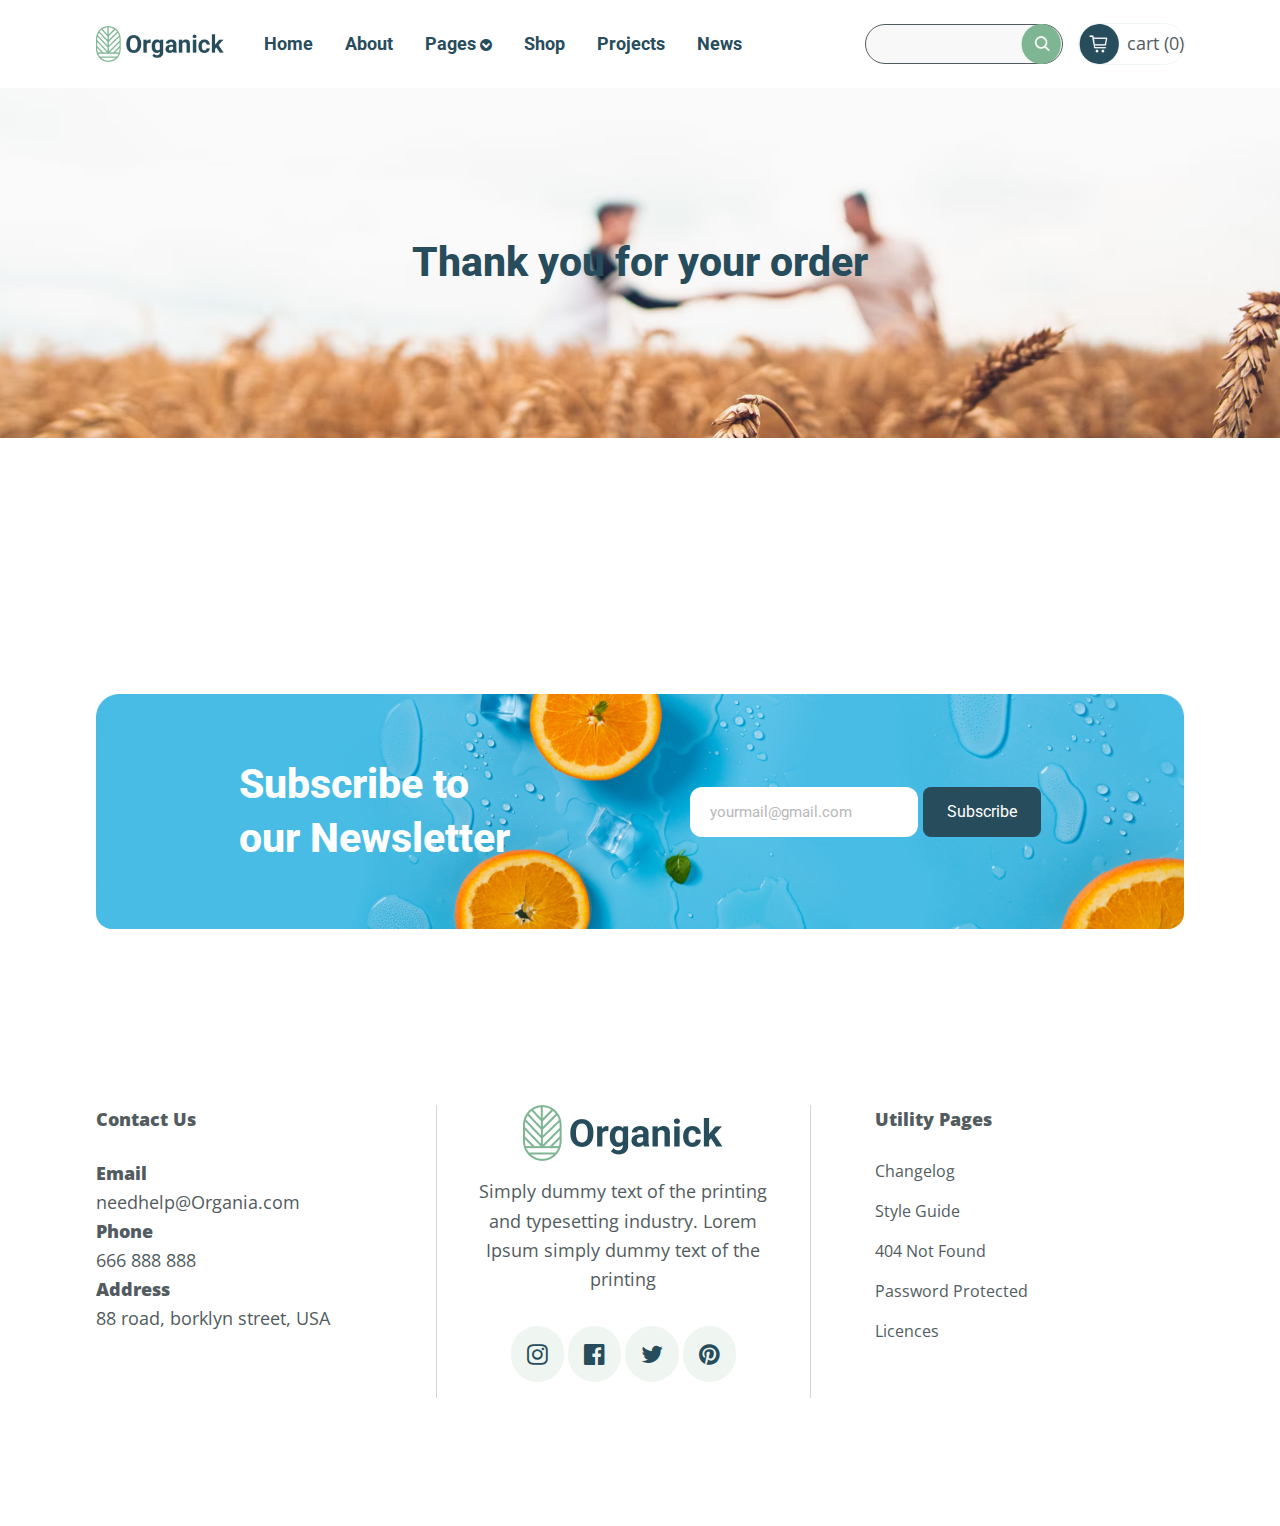
<file: thanks.html>
<!DOCTYPE html>
<html lang="en">
  <head>
    <meta charset="UTF-8" />
    <meta http-equiv="X-UA-Compatible" content="IE=edge" />
    <meta name="viewport" content="width=device-width, initial-scale=1.0" />
    <!-- -------------- Favicon -------------- -->
    <link
      rel="apple-touch-icon"
      sizes="180x180"
      href="./assets/graphics/favicon/apple-touch-icon.png"
    />
    <link
      rel="icon"
      type="image/png"
      sizes="32x32"
      href="./assets/graphics/favicon//favicon-32x32.png"
    />
    <link
      rel="icon"
      type="image/png"
      sizes="16x16"
      href="./assets/graphics/favicon//favicon-16x16.png"
    />
    <link rel="manifest" href="/site.webmanifest" />
    <!-- ------------ Font-awesome ------------ -->
    <link
      rel="stylesheet"
      href="https://cdnjs.cloudflare.com/ajax/libs/font-awesome/4.7.0/css/font-awesome.min.css"
    />

    <!-- ------------- Google Fonts -------------- -->
    <link rel="preconnect" href="https://fonts.googleapis.com" />
    <link rel="preconnect" href="https://fonts.gstatic.com" crossorigin />
    <link
      href="https://fonts.googleapis.com/css2?family=Open+Sans:wght@400;600&family=Roboto:wght@500;700;900&family=Yellowtail&display=swap"
      rel="stylesheet"
    />
    <!-- -------------- Splide Css --------------- -->
    <link
      rel="stylesheet"
      href="https://cdn.jsdelivr.net/npm/@splidejs/splide@4.1.4/dist/css/splide.min.css"
    />
    <!-- --------------- Main Css ---------------- -->
    <link rel="stylesheet" href="./assets/css/style.css" />
    <link rel="stylesheet" href="./assets/css/thanks.css" />
    <title>Thank you</title>
    <script src="/assets/js/script.js"></script>
  </head>

  <body>
    <script>
  /* -------- HAMBURGER MENU JS Toggle ------- */
const hamburger = document.querySelector('.hamburger');
const navMenu = document.querySelectorAll('.nav__wrapper');
hamburger.addEventListener('click', () => {
  hamburger.classList.toggle('active');
  navMenu.forEach((element) => {
    element.classList.toggle('show');
  });
});

/* ----------------- 404 ----------------- */
function redirectTo404() {
    window.location.href = "/404.html"; 
}

document.addEventListener("DOMContentLoaded", function() {
    fetch(window.location.href)
        .then(function(response) {
            if (!response.ok) {
                redirectTo404();
            }
        })
        .catch(function(error) {
            redirectTo404();
        });
});




</script>


  <header id="header" class="header__main flx wrp">
    <!-- logo -->
    <div class="logo__main">
      <img src="./assets/graphics/header/main-logo.png" alt="Organick logo" />
    </div>

    <!-- ------------------ Nav ------------------ -->
    <div class="nav__wrapper">
      <nav class="nav__main">
        <ul class="ul__main flx">
          <a href="./index.html">
            <li>Home</li>
          </a>
          <a href="./404.html">
            <li>About</li>
          </a>
          <li class="dropdown">
            <a href="./404.html">Pages</a>
            <i class="fa fa-chevron-circle-down" aria-hidden="true"></i>

            <ul class="dropdown-menu">
              <li><a href="./404.html">Shop</a></li>
            </ul>
          </li>
          <a href="./shop.html">
            <li>Shop</li>
          </a>
          <a href="./404.html">
            <li>Projects</li>
          </a>
          <a href="./404.html">
            <li>News</li>
          </a>
        </ul>
      </nav>

      <div class="search flx">
        <label for="search"></label>
        <input type="text" id="search" />
        <a href="">
          <img src="./assets/graphics/header/search-icon.png" alt="search icon" />
        </a>
      </div>
      <div id="search-results">
  </div>


      <div class="cart flx">
        <img src="./assets/graphics/header/cart-icon.png" class="cart__icon" alt="cart icon" />
        <p id="cart-count">cart (0)</p>

        <div class="cart__items">
          <p>cart items</p>
          <div class="cart__single">
            <div class="cart__image">
             
            <img src="./assets/graphics/Shop/product-3.png" alt="">
            </div>
            
            <div class="cart__info">
                <p class="product__name">Nuts</p>
              
                  <div class="product__price-single">
                    <p class="product__discount">$20.00</p>
                    <p class="product__price">$13.00</p>
                    </div>
                 
            
                    <div class="product__detail">
                        <p>Quantity :</p>
                        <span class="qty__btn">
                        <button class="qty-count qty-count--minus" data-action="minus" type="button">-</button>
            <input class="product-qty" type="number" name="product-qty" min="0" max="10" value="1">
            <button class="qty-count qty-count--add" data-action="add" type="button">+</button>
            </span>
                       
                    </div>

            
                
            </div>
           
            </div>
            <div class="cart__btn">
            <a href="/checkout.html" class=" xd__btn btn-secondary">checkout
              <img src="./assets/graphics/hero/btn-arrow-icon.png" alt="">
          </a>
            </div>
        </div>
      
        </div>
      </div>
    </div>
    <!-- -------------- Humber Menu -------------- -->
    <button class="hamburger" type="button">
      <span class="hamburger__line"></span>
      <span class="hamburger__line"></span>
      <span class="hamburger__line"></span>
    </button>
  </header>

    <div class="page__banner thanks__banner">
        <div align="center">
            <h2>Thank you for your order</h2>
        </div>  
    </div>

    <!-- ------------ Custom Js ------------- -->
    <script src="./assets/js/script.js"></script>
    <script src="https://cdnjs.cloudflare.com/ajax/libs/jquery/3.3.1/jquery.min.js"></script>
    <!-- ------------- Splide Js ------------- -->
    <script src="https://cdn.jsdelivr.net/npm/@splidejs/splide@4.1.4/dist/js/splide.min.js"></script>

    <script>
      /* ---------- SPLIDE SLIDER --------- */
      var splide = new Splide(".splide", {
        type: "loop",
        drag: "free",
        snap: true,
        perPage: 1,
        perMove: 1,
        gap: 20,
        arrows: false,
        pauseOnHover: true,
        autoplay: true,
      });

      splide.mount();
    </script>

    
     <!-- ######################################### -->
    <!--                 SUBSCRIBE                 -->
    <!-- ######################################### -->
    <section id="subscribe" class="wrp">
        <div class="subscribe flx">
          <h2>Subscribe to
            our Newsletter
          </h2>
  
          <form action="" class="flx">
            <label for="email"></label>
            <input type="email" id="email" placeholder="yourmail@gmail.com">
            <a href="#" type="submit" class="subscribe__btn xd__btn btn-secondary">subscribe</a>
          </form>
        </div>
      </section>
  <!-- ######################################### -->
  <!--                  FOOTER                   -->
  <!-- ######################################### -->
  <section>
    <footer id="footer">
      <div class="footer__grid wrp">
        <!-- --------------- Column 1 ---------------- -->
        <div class="footer__col-1">
          <p class="footer__col-title p-bold">Contact Us</p>
          <div>
            <p class="p-bold">Email</p>
            <p>needhelp@Organia.com</p>
          </div>
          <div>
            <p class="p-bold">Phone</p>
            <p>666 888 888</p>
          </div>
          <div>
          <p class="p-bold"> Address</p>
            <p>88 road, borklyn street, USA</p>
          </div>
        </div>
        <!-- --------------- Column 2 ---------------- -->
        <div class="footer__col-2">
          <img src="./assets/graphics/header/main-logo.png" alt="">
          <p>Simply dummy text of the printing and typesetting industry.
            Lorem Ipsum simply dummy text of the printing </p>
          <div class="footer__soical">
            <i class="fa fa-instagram" aria-hidden="true"></i>
            <i class="fa fa-facebook-official" aria-hidden="true"></i>
            <i class="fa fa-twitter" aria-hidden="true"></i>
            <i class="fa fa-pinterest" aria-hidden="true"></i>

          </div>
        </div>
        <!-- --------------- Column 3 ---------------- -->
        <div class="footer__col-3">
          <p class="footer__col-title p-bold">Utility Pages</p>

          <nav>
            <ul>

              <a href="">
                <li>Changelog</li>
              </a>

              <a href="">
                <li>Style Guide</li>
              </a>

              <a href="">
                <li>404 Not Found</li>
              </a>

              <a href="">
                <li>Password Protected </li>
              </a>

              <a href="">
                <li>Licences</li>
              </a>
              
            </ul>
          </nav>
        </div>
      </div>
    </footer>
  </section>
    
  </body>
</html>
</file>
<file: assets/css/home.css>
/* ############################################ */
/*                     HERO                     */
/* ############################################ */
#hero {
  padding: 0;
}

.hero {
  background-image: url("/assets/graphics/hero/Background-Patterns.png");
  width: 100%;
  background-size: cover;
}

.hero__overlay {
  background-color: hsla(0, 0%, 83.14%, 0.32);
  width: 100%;
  height: 100%;
  z-index: -1;
}

.hero__content {
  display: grid;
  grid-template-columns: repeat(auto-fit, minmax(400px, 1fr));
  gap: 2.5rem;
  align-items: center;
  align-content: center;
  padding-block: var(--size-5);
}

.hero__text {
  margin-left: 15%;
  max-width: 54ch;
}

.hero__text h1 {
  font-family: "Roboto";
  font-style: normal;
  font-weight: 800;
  color: var(--primary-color-1);
  line-height: 1.3;
  text-transform: capitalize;
  margin-bottom: 1rem;
}

.hero__graphic {
  width: 100%;
  height: 100%;
}

.hero__graphic img {
  width: 100%;
  -o-object-fit: cover;
     object-fit: cover;
}

/* ############################################ */
/*                     OFFER                    */
/* ############################################ */
.offer {
  display: flex;
  gap: 3rem;
  flex-wrap: wrap;
}

.offer__card {
  display: flex;
  flex-direction: column;
  width: 100%;
  background-size: cover;
  background-repeat: no-repeat;
  background-position: center;
  justify-content: center;
  height: 300px;
  padding: 2rem;
  border-radius: 25px;
}

.offer__card h2 {
  font-family: "Roboto";
  font-style: normal;
  font-weight: 800;
  font-size: var(--font-3);
  line-height: 1.4;
  color: #ffffff;
  max-width: 12ch;
  position: relative;
  z-index: 2;
}

.offer__card h2 span {
  transition: border-bottom 0.5s ease 0.2s;
  -webkit-transition: border-bottom 0.5s ease 0.2s;
  -moz-transition: border-bottom 0.5s ease 0.2s;
  -ms-transition: border-bottom 0.5s ease 0.2s;
  -o-transition: border-bottom 0.5s ease 0.2s;
}

.offer__two h2 span:hover {
  border-bottom: 4px solid var(--primary-color-1);
}

.offer__one h2 span:hover {
  border-bottom: 4px solid #fff;
}

.offer__card p {
  font-family: "Yellowtail";
  font-style: normal;
  font-weight: 400;
  font-size: var(--font-4);
  color: #ffffff;
  position: relative;
  z-index: 2;
}

.offer__one,
.offer__two {
  background-position: left;
  flex: 1 2 365px;
}

.offer__card {
  position: relative;
}

.offer__card img {
  position: absolute;
  z-index: 1;
  inset: 0;
  border-radius: 14px;
  width: 100%;
  height: 100%;
  transition: 0.5s linear 0.2s;
  -webkit-transition: 0.5s linear 0.2s;
  -moz-transition: 0.5s linear 0.2s;
  -ms-transition: 0.5s linear 0.2s;
  -o-transition: 0.5s linear 0.2s;
}

.offer__card img:hover {
  transform: scale(1.05);
  -webkit-transform: scale(1.05);
  -moz-transform: scale(1.05);
  -ms-transform: scale(1.05);
  -o-transform: scale(1.05);
}

.offer__two {
  background-image: url(/assets/graphics/offer/offer-2-img.png);
}

.offer__two h2 {
  color: var(--primary-color-1);
}

.offer__two p {
  color: var(--primary-color-2);
}

/* ############################################ */
/*                     ABOUT                    */
/* ############################################ */
#about {
  background-color: var(--secondary-color-1);
}

.about__content {
  display: grid;
  grid-template-columns: repeat(auto-fit, minmax(350px, 1fr));
  align-items: center;
  justify-items: center;
  gap: 2.5rem;
}

.about__text-content {
  display: flex;
  flex-direction: column;
  gap: 1.5rem;
  margin-block: 2rem;
}

.about__box {
  display: flex;
  align-items: center;
  gap: 2rem;
}

.about__box img {
  background-color: #FFF;
  padding: 0.5rem;
  border-radius: 8px;
  -webkit-border-radius: 8px;
  -moz-border-radius: 8px;
  -ms-border-radius: 8px;
  -o-border-radius: 8px;
}

.box__title h3 {
  font-family: "Roboto";
  font-style: normal;
  font-weight: 800;
  font-size: var(--font-subtitle);
  color: var(--primary-color-3);
}

/* ############################################ */
/*                    PRODUCT                   */
/* ############################################ */
.product__title {
  text-align: center;
  margin-bottom: 2rem;
}

.product__tag {
  background-color: var(--primary-color-1);
  color: #fff;
  padding: 0.25rem 0.5rem;
  display: inline-block;
  border-radius: 8px;
  -webkit-border-radius: 8px;
  -moz-border-radius: 8px;
  -ms-border-radius: 8px;
  -o-border-radius: 8px;
}

.product__list {
  display: grid;
  grid-template-columns: repeat(auto-fit, minmax(200px, 1fr));
  gap: 2rem;
  margin-block: 2rem;
}

.product__item {
  background-color: var(--secondary-color-1);
  padding: var(--size-2);
}

.product__item img {
  width: 190px;
  height: 190px;
}

.product__name {
  font-family: "Roboto";
  font-style: normal;
  font-weight: 600;
  font-size: 20px;
  line-height: 23px;
  text-align: center;
  color: var(--primary-color-1);
  text-align: start;
  margin-bottom: 0.5rem;
}

.product__detail {
  display: flex;
  align-items: center;
  justify-content: space-around;
  border-top: 1px solid var(--primary-color-4);
  -moz-column-gap: 1rem;
       column-gap: 1rem;
  row-gap: 0.5rem;
  flex-wrap: wrap;
}

.product__discount {
  font-weight: 600;
  font-size: 15px;
  color: #B8B8B8;
  text-decoration: line-through;
}

.product__price {
  font-weight: 700;
  color: #274C5B;
}

.checked {
  color: orange;
}

.product__btn {
  margin: 0 auto;
}

.product__btn img {
  transform: rotate(90deg);
}

.btn__cart {
  padding: 0.5rem 1.5rem;
  text-transform: capitalize;
}

.content {
  display: none;
}

.noContent {
  color: #000 !important;
  background-color: transparent !important;
  pointer-events: none;
}

/* ############################################ */
/*                  TESTIMONIAL                 */
/* ############################################ */
#testimonial {
  background-image: url(/assets/graphics/Testimonial/Testimonial-bg.png);
  background-size: cover;
}

.testimonial__title {
  display: flex;
  flex-direction: column;
  align-items: center;
  margin-bottom: 2.5rem;
}

.testimonial {
  display: flex;
  flex-direction: column;
  align-items: center;
}

.testimonial img {
  border-radius: 70px;
  border: 5px solid var(--primary-color-3);
}

.testimonial h3 {
  font-size: var(--font-subtitle);
  color: var(--primary-color-1);
}

.testimonial p {
  max-width: 60ch;
}

.splide__pagination {
  bottom: -1.5rem;
}

.splide__pagination__page {
  background: var(--primary-color-4);
}

.splide__pagination__page.is-active {
  background: #14a014;
}

/* ############################################ */
/*                  WHO WE ARE                  */
/* ############################################ */
.who__Content {
  display: grid;
  grid-template-columns: 1fr 1fr;
  justify-items: center;
  align-items: center;
  position: relative;
}

.who__text {
  background-color: #fff;
  border-radius: 32px;
  padding: var(--size-5);
  position: absolute;
  left: 40%;
  margin-right: 10%;
  box-shadow: rgba(50, 50, 93, 0.25) 0px 50px 100px -20px, rgba(0, 0, 0, 0.3) 0px 30px 60px -30px;
}

.who__text h2 {
  max-width: 16ch;
  margin-bottom: 3rem;
}

.who__detail {
  display: flex;
  flex-direction: column;
  gap: 2rem;
}

.who__text h3 {
  font-size: var(--font-subtitle);
  color: var(--primary-color-1);
}

/* ############################################ */
/*                     BLOG                     */
/* ############################################ */
#blog {
  padding-bottom: 16rem;
}

.blog__content {
  display: grid;
  grid-template-columns: 1fr 1fr;
  gap: 2.5rem;
}

.blog__post {
  position: relative;
  min-height: 320px;
  border-radius: 16px;
  -webkit-border-radius: 16px;
  -moz-border-radius: 16px;
  -ms-border-radius: 16px;
  -o-border-radius: 16px;
}

.blog-tag {
  font-size: var(--font-subtitle);
  background-color: #fff;
  width: 75px;
  height: 75px;
  border-radius: 50px;
  text-align: center;
  font-weight: 800;
  margin: 1rem;
  padding: 0.5rem;
  color: var(--primary-color-1);
  line-height: 1.2;
}

.post-1 {
  background-image: url(/assets/graphics/blog/blog-post-1.png);
}

.post-2 {
  background-image: url(/assets/graphics/blog/blog-post-2.png);
}

.blog__detial {
  background-color: #fff;
  border-radius: 16px;
  width: 90%;
  position: absolute;
  top: 50%;
  left: 5%;
  right: 5%;
  display: flex;
  flex-direction: column;
  padding: var(--size-3);
  box-shadow: rgba(50, 50, 93, 0.25) 0px 50px 100px -20px, rgba(0, 0, 0, 0.3) 0px 30px 60px -30px;
}

.blog__detial p {
  margin-bottom: 1.5rem;
}

/* ############################################ */
/*                   SUBSCRIBE                  */
/* ############################################ */
.subscribe {
  background-image: url(/assets/graphics/subscribe/subscribe-bg.png);
  background-repeat: no-repeat;
  border-radius: 16px;
  -webkit-border-radius: 16px;
  -moz-border-radius: 16px;
  -ms-border-radius: 16px;
  -o-border-radius: 16px;
  align-items: center;
  justify-content: space-around;
  background-size: cover;
  padding: var(--size-5);
}

.subscribe h2 {
  max-width: 12ch;
  color: #fff;
}

form {
  gap: 0.3rem;
}

form input {
  padding: var(--size-1);
  outline: none;
  border: none;
  border-radius: 12px;
  color: var(--primary-color-1);
}

input::-moz-selection {
  color: var(--primary-color-1);
  background-color: var(--primary-color-1);
}

input::selection {
  color: var(--primary-color-1);
  background-color: var(--primary-color-1);
}

::-moz-placeholder {
  font-size: 15px;
  color: #B8B8B8;
  padding: 0.5rem;
}

::placeholder {
  font-size: 15px;
  color: #B8B8B8;
  padding: 0.5rem;
}

.subscribe__btn {
  text-transform: capitalize;
  padding-inline: var(--size-2);
  transition: 0.5s linear 0.1s;
  -webkit-transition: 0.5s linear 0.1s;
  -moz-transition: 0.5s linear 0.1s;
  -ms-transition: 0.5s linear 0.1s;
  -o-transition: 0.5s linear 0.1s;
}

.subscribe__btn:hover {
  transform: scale(1.1);
  -webkit-transform: scale(1.1);
  -moz-transform: scale(1.1);
  -ms-transform: scale(1.1);
  -o-transform: scale(1.1);
}/*# sourceMappingURL=home.css.map */
</file>
<file: assets/css/checkout.css>
.checkout__banner {
  background-image: url(../graphics/Shop-page/shop-Banner.png);
}

.checkout_cart{
  background-color: bisque;
  padding: 5% 25%;
  display: flex;
  flex-direction: column;
  justify-content: space-between;
}

.checkout_cart_row{
  display: flex;
  flex-direction: row;
  justify-content: space-between;
  align-items: center;
}

.button{
  justify-content: center;
}

.total{
  justify-content: end;
}

/* Style for the cart icon and count box */

.cart-count {
  position:relative;
  top: 0;
  right: 0;
  background-color: white;
  color: black;
  font-size: 12px;
  width: 60px;
  height: 30px;
  border: 2px solid black;
  border-radius: 12%;
  display: flex;
  align-items: center;
  justify-content: center;
}

button{
  border-radius: 10%;
}

form{
  padding-top: 10%;
}

/* Example CSS - adjust as needed */
#orderForm {
  display: flex;
  flex-direction: column;
}

.form-row {
  display: flex;
  justify-content: space-between;
  margin-bottom: 10px;
}

.form-group {
  display: flex;
  flex-direction: column;
  flex: 1;
  margin-right: 10px;
}

.form-group:last-child {
  margin-right: 0;
}



/* .checkout__main {
  display: grid;
  grid-template-columns: 1fr 1fr;
  padding-top: var(--size-5);
  gap: 2.5rem;
}

.contact {
  padding-block: var(--size-4);
}
.contact #contact-form input {
  border: 1px solid var(--primary-color-4);
  padding: 0.3rem;
  background-color: var(--secondary-color-1);
  width: 100%;
}
.contact #phone {
  -moz-appearance: textfield; /* Firefox 
}
.contact #phone::-webkit-outer-spin-button,
.contact #phone::-webkit-inner-spin-button {
  -webkit-appearance: none;
  margin: 0; /* Optional - adjust as needed 
}

#contact-form {
  display: grid;
  grid-template-columns: 1fr 1fr;
  justify-items: center;
  column-gap: 2rem;
}
#contact-form select {
  padding: 0.2rem;
  border-radius: 12px;
  width: 100%;
}

.checkout__single__product {
  display: flex;
  align-items: center;
  justify-content: center;
  padding-top: var(--size-3);
}
.checkout__single__product img {
  width: 33%;
  height: 33%;
}

.order__summary {
  border: 2px solid rgba(128, 128, 128, 0.1803921569);
  border-radius: 16px;
  padding: var(--size-4);
}

.checkout__label {
  background-color: var(--secondary-color-1);
  border-radius: 12px;
  display: flex;
  align-items: center;
  width: 100%;
  justify-content: space-around;
  padding: 0.5rem;
}
.checkout__label strong {
  color: var(--primary-color-2);
}
.checkout__label img {
  width: 100px;
  height: 50px;
  object-fit: contain;
}

table {
  width: 100%;
  border-collapse: collapse;
}

th, td {
  padding: 8px;
}
th strong, td strong {
  color: var(--primary-color-2);
  font-size: var(--size-2);
  font-weight: 900;
}

tr {
  display: flex;
  justify-content: space-between;
  align-items: center;
}

.checkout__total {
  padding-top: var(--size-4);
}

.promo-code {
  display: flex;
  border: 1px solid grey;
  border-radius: 12px;
  padding: 0.5rem 1rem;
  margin-bottom: 1rem;
  align-items: center;
  width: 100%;
}
.promo-code input {
  margin-right: auto;
  border: 0;
}

.checkout__billing {
  display: flex;
  flex-direction: column;
  gap: 1rem;
  padding-block: var(--size-3);
}
# sourceMappingURL=checkout.css.map */
</file>
<file: assets/css/thanks.css>
.thanks__banner {
    background-image: url(../graphics/thanks.png);
  }
</file>
<file: assets/css/style.css>
/* ############################################ */
/*                    1.RESET                   */
/* ############################################ */
/*
  1. Use a more-intuitive box-sizing model.
*/
*,
*::before,
*::after {
  box-sizing: border-box;
}

/*
    2. Remove default margin
  */
* {
  margin: 0;
}

/*
    3. Allow percentage-based heights in the application
  */
html,
body {
  height: 100%;
}

/*
    Typographic tweaks!
    4. Add accessible line-height
    5. Improve text rendering
  */
body {
  line-height: 1.5;
  -webkit-font-smoothing: antialiased;
  font-family: "Roboto", sans-serif;
  /* font-family: 'Open Sans', sans-serif;
    font-family: 'Roboto', sans-serif;
    font-family: 'Yellowtail', cursive; */
}

/*
    6. Improve media defaults
  */
img,
picture,
video,
canvas,
svg {
  display: block;
  max-width: 100%;
}

/*
    7. Remove built-in form typography styles
  */
input,
button,
textarea,
select {
  font: inherit;
}

/*
    8. Avoid text overflows
  */
p,
h1,
h2,
h3,
h4,
h5,
h6 {
  overflow-wrap: break-word;
}

/*
    9. Create a root stacking context
  */
#root,
#__next {
  isolation: isolate;
}

/* ------------- 1.1 custom Reset ------------ */
a {
  text-decoration: none;
  color: inherit;
}

li {
  list-style: none;
}

input:active,
input:focus,
input:focus-visible {
  border: inherit;
  outline: inherit;
}

section {
  padding-block: var(--size-7);
}

/* --------------- Font Sizes --------------- */
h1 {
  font-size: var(--font-1);
}

h2 {
  font-size: var(--font-2);
}

h3 {
  font-size: var(--font-3);
}

h4 {
  font-size: var(--font-4);
}

h5 {
  font-size: var(--font-subtitle);
}

p {
  font-size: var(--font-p);
}

/* ########################################## */
/*                   2.ROOT                   */
/* ########################################## */
:root {
  /* ----------------- 2.1 Colors ----------------- */
  /* primary  */
  --primary-color-1: #274c5b;
  --primary-color-2: #7eb693;
  --primary-color-3: #274c5b;
  --primary-color-4: #d4d4d4;
  /* secondary */
  --secondary-color-1: #f9f8f8;
  --secondary-color-2: #eff6f1;
  --secondary-color-3: #525c60;
  /* ------------------ 2.2 Fonts ----------------- */
  --font-1: clamp(2.25rem, calc(1.83rem + 2.13vw), 4.38rem); /* 70px */
  --font-2: clamp(1.75rem, calc(1.48rem + 1.38vw), 3.13rem); /* 50px */
  --font-3: clamp(1.38rem, calc(1.15rem + 1.13vw), 2.5rem); /* 40px */
  --font-4: clamp(1.56rem, calc(1.43rem + 0.69vw), 2.25rem); /* 36px */
  --font-subtitle: 1.5rem; /* subtitle 24px */
  --font-p: 1.1rem; /* paragraph  18px */
  /* ------------------ 2.3 sizes ----------------- */
  --size-1: clamp(0.5rem, 1vw, 1rem);
  --size-2: clamp(1rem, 2vw, 1.5rem);
  --size-3: clamp(1.5rem, 3vw, 2rem);
  --size-4: clamp(2rem, 4vw, 3rem);
  --size-5: clamp(4rem, 5vw, 5rem);
  --size-6: clamp(5rem, 7vw, 7.5rem);
  --size-7: clamp(7.5rem, 10vw, 10rem);
  --size-8: clamp(10rem, 20vw, 15rem);
  --size-9: clamp(15rem, 30vw, 20rem);
  --size-10: clamp(20rem, 40vw, 30rem);
}

/* ########################################## */
/*              3.CUSTOM CLASSES              */
/* ########################################## */
/* ------------------ Wrap ------------------ */
.wrp {
  width: 85%;
  margin: 0 auto;
  max-width: 1440px;
}

/* ------------------ Flex ------------------ */
.flx {
  display: flex;
  align-items: center;
}

.xd_subtitle {
  font-family: "Yellowtail";
  font-size: var(--font-4);
  color: var(--primary-color-2);
}

/* ------------------- Title ------------------ */
h2 {
  font-family: "Roboto";
  font-style: normal;
  font-weight: 800;
  color: var(--primary-color-3);
  line-height: 1.3;
}

p {
  font-family: "Open Sans";
  font-style: normal;
  font-weight: 400;
  line-height: 165.4%;
  color: var(--secondary-color-3);
}

/* ############################################ */
/*                   5.HEADER                   */
/* ############################################ */
.header__main {
  align-items: center;
  padding-block: var(--size-2);
}

.logo__main {
  width: var(--size-7);
}

.nav__wrapper {
  display: flex;
  align-items: center;
  flex: 1;
}

.nav__main {
  flex: 5 2 0;
}

.ul__main {
  gap: 2rem;
  font-size: 1.1rem;
  text-transform: capitalize;
  font-weight: 700;
  color: var(--primary-color-1);
}

.fa.fa-chevron-circle-down {
  font-size: 14px;
}

/* ---------------- .dropdown --------------- */
.dropdown {
  position: relative;
}

.dropdown-menu {
  opacity: 0;
  position: absolute;
  top: 40px;
  left: 50%;
  transform: translateX(-50%);
  z-index: 1;
  padding: 0.5rem;
  display: flex;
  flex-direction: column;
  align-items: center;
  background-color: var(--primary-color-2);
  padding-inline: 2rem;
  width: 200px;
  transition: opacity 0.3s ease-in-out 0.5s;
}

.dropdown:hover .dropdown-menu {
  opacity: 1;
}

/* ------------------ Ends ------------------ */
.search {
  position: relative;
  margin-right: 1rem;
}

.search input {
  width: 100%;
  height: 40px;
  border-radius: 22px;
  padding-left: 1rem;
  font-size: 14px;
  border: 1px solid var(--secondary-color-3);
  background: var(--secondary-color-1);
}

.search a {
  position: absolute;
  left: 79%;
}

.search img:first-of-type,
.cart__icon {
  width: 40px;
  height: 40px;
}

.cart {
  gap: 0.5rem;
  outline: 1px solid var(--secondary-color-2);
  border-radius: 22px;
  cursor: pointer;
  position: relative;
}

.cart__items {
  background: var(--primary-color-2);
  width: 355px;
  padding-block: 1rem;
  position: absolute;
  top: 50px;
  opacity: 0;
  z-index: -1;
  transition: 0.5s linear 0.5s;
  -webkit-transition: 0.5s linear 0.5s;
  -moz-transition: 0.5s linear 0.5s;
  -ms-transition: 0.5s linear 0.5s;
  -o-transition: 0.5s linear 0.5s;
  transform: translatex(-50%);
}
.cart__items p {
  text-align: center;
  color: #fff;
  text-transform: capitalize;
}

.cart__single {
  display: flex;
  justify-content: center;
  align-items: center;
  padding-block: 1rem;
}

.cart__image {
  width: 100px;
}

.cart__info p {
  text-align: start;
}

.cart:hover > .cart__items {
  opacity: 1;
  z-index: 10;
}

.product__detail {
  padding-block: 0.5rem;
}

.product__detail .qty__btn {
  padding: 0.3rem;
}

.cart__btn {
  display: flex;
  align-items: center;
  /* justify-content: space-around; */
  flex-direction: column;
  gap: 1rem;
}

.hamburger {
  display: none;
  cursor: pointer;
  background: transparent;
  border: none;
  width: 34px;
  padding: 0;
  margin-right: 10px;
  transition: all 0.3s ease-in-out;
}

.hamburger__line {
  display: block;
  width: 1.5rem;
  height: 3px;
  background-color: var(--secondly-color);
  margin: 5px auto;
  transition: all 0.3s ease-in-out;
}

.hamburger.active .hamburger__line:nth-child(1) {
  transform: rotate(35deg) translate(-2px, 4px);
}

.hamburger.active .hamburger__line:nth-child(2) {
  transform: rotate(135deg) translate(7px, 5px);
}

.hamburger.active .hamburger__line:nth-child(3) {
  opacity: 0;
}

.hamburger__line {
  width: 100%;
  height: 3px;
  background: var(--primary-color-1);
  transition: transform 0.3s ease-in-out;
}

.hamburger__line:first-child {
  transform-origin: top left;
}

.hamburger__line:last-child {
  transform-origin: bottom left;
}

/* ############################################ */
/*                    FOOTER                    */
/* ############################################ */
/* ############################################ */
/*                   SUBSCRIBE                  */
/* ############################################ */
#subscribe {
  padding-block: var(--size-7) var(--size-4);
}

.subscribe {
  background-image: url("../graphics/subscribe/subscribe-bg.png");
  background-repeat: no-repeat;
  border-radius: 16px;
  flex-wrap: wrap;
  -webkit-border-radius: 16px;
  -moz-border-radius: 16px;
  -ms-border-radius: 16px;
  -o-border-radius: 16px;
  align-items: center;
  justify-content: space-around;
  background-size: cover;
  padding: var(--size-5);
}

.subscribe h2 {
  max-width: 12ch;
  color: #fff;
}
@media (max-width: 450px) {
  .subscribe h2 {
    text-align: center;
  }
}

form {
  column-gap: 0.3rem;
  row-gap: 1rem;
  flex-wrap: wrap;
  justify-content: center;
}

form input {
  padding: var(--size-1);
  outline: none;
  border: none;
  border-radius: 12px;
  color: var(--primary-color-1);
}

input::selection {
  color: var(--primary-color-1);
  background-color: var(--primary-color-1);
}

::placeholder {
  font-size: 15px;
  color: #B8B8B8;
  padding: 0.5rem;
}

.subscribe__btn {
  text-transform: capitalize;
  padding-inline: var(--size-2) !important;
  transition: 0.5s linear 0.1s;
  -webkit-transition: 0.5s linear 0.1s;
  -moz-transition: 0.5s linear 0.1s;
  -ms-transition: 0.5s linear 0.1s;
  -o-transition: 0.5s linear 0.1s;
}
@media (max-width: 450px) {
  .subscribe__btn {
    padding: var(--size-2) var(--size-4) !important;
  }
}

.subscribe__btn:hover {
  transform: scale(1.1);
  -webkit-transform: scale(1.1);
  -moz-transform: scale(1.1);
  -ms-transform: scale(1.1);
  -o-transform: scale(1.1);
}

.footer__grid {
  display: grid;
  grid-template-columns: repeat(auto-fit, minmax(230px, 1fr));
  gap: 2rem;
}
@media (max-width: 960px) {
  .footer__grid {
    grid-template-columns: 1fr;
  }
}

.footer__col-1,
.footer__col-2 {
  border-right: 1px solid var(--primary-color-4);
  padding-right: 2rem;
}
@media (max-width: 960px) {
  .footer__col-1,
  .footer__col-2 {
    border: 0;
  }
}

.footer__col-2 {
  display: flex;
  flex-direction: column;
  justify-content: center;
  align-items: center;
  gap: 1rem;
}
@media (max-width: 960px) {
  .footer__col-2 {
    display: block;
  }
}

.footer__col-2 p {
  max-width: 42ch;
  text-align: center;
}
@media (max-width: 960px) {
  .footer__col-2 p {
    text-align: start;
    margin-top: 1rem;
  }
}

.p-bold {
  font-weight: 800;
}

.footer__col-3 {
  padding-left: 2rem;
}
@media (max-width: 960px) {
  .footer__col-3 {
    padding-left: 0;
  }
}

.footer__col-3 ul {
  padding: 0;
  font-family: "Open Sans";
  color: var(--secondary-color-3);
}

.footer__col-3 li {
  margin-bottom: 1rem;
}

.footer__col-title {
  padding-bottom: 1.5rem;
}

.footer__soical {
  gap: 1rem;
  padding-block: 1rem;
  flex-wrap: wrap;
}
@media (max-width: 450px) {
  .footer__soical {
    display: flex;
    align-items: center;
  }
}
.footer__soical i {
  background: var(--secondary-color-2);
  padding: 1rem;
  border-radius: 50px;
  font-size: 1.5rem;
  color: var(--primary-color-1);
}
@media (max-width: 960px) {
  .footer__soical i {
    margin-right: 1rem;
  }
}

/* ########################################## */
/*                4.COMPONENTS                */
/* ########################################## */
/* ------------------ 4.1 Buttons ----------------- */
.xd__btn {
  display: flex;
  align-items: center;
  gap: 0.5rem;
  width: fit-content;
  padding: var(--size-1);
  border-radius: 8px;
  transition: 0.5s linear 0.1s;
  -webkit-transition: 0.5s linear 0.1s;
  -moz-transition: 0.5s linear 0.1s;
  -ms-transition: 0.5s linear 0.1s;
  -o-transition: 0.5s linear 0.1s;
  -webkit-border-radius: 8px;
  -moz-border-radius: 8px;
  -ms-border-radius: 8px;
  -o-border-radius: 8px;
}

.xd__btn:hover {
  gap: 0.7rem;
}

.btn-primary {
  background-color: #efd372;
  color: var(--primary-color-1);
}

.btn-secondary {
  background-color: var(--primary-color-3);
  color: #fff;
}

/* ############################################ */
/*                     HERO                     */
/* ############################################ */
#hero {
  padding: 0;
}

.hero {
  background-image: url("../graphics/hero/Banner.jpg");
  width: 100%;
  background-size: cover;
  background-position: 110px;
}

@media (max-width: 960px) {
  .hero__overlay {
    background-color: hsla(0, 0%, 83.14%, 0.32);
    width: 100%;
    height: 100%;
    z-index: -1;
  }
}

.hero__content {
  display: grid;
  grid-template-columns: repeat(auto-fit, minmax(400px, 1fr));
  gap: 2.5rem;
  align-items: center;
  align-content: center;
  padding-block: var(--size-5);
}
@media (max-width: 450px) {
  .hero__content {
    grid-template-columns: 1fr;
  }
}

.hero__text {
  margin-left: 15%;
  max-width: 54ch;
}
@media (max-width: 450px) {
  .hero__text {
    margin: 0;
  }
}

.hero__text h1 {
  font-family: "Roboto";
  font-style: normal;
  font-weight: 800;
  color: var(--primary-color-1);
  line-height: 1.3;
  text-transform: capitalize;
  margin-bottom: 1rem;
}

.hero__graphic {
  width: 100%;
  height: 100%;
}

.hero__graphic img {
  width: 100%;
  object-fit: cover;
}

/* ############################################ */
/*                     OFFER                    */
/* ############################################ */
.offer {
  display: flex;
  gap: 3rem;
  flex-wrap: wrap;
}

.offer__card {
  display: flex;
  flex-direction: column;
  width: 100%;
  background-size: cover;
  background-repeat: no-repeat;
  background-position: center;
  justify-content: center;
  height: 300px;
  padding: 2rem;
  border-radius: 25px;
}

.offer__card h2 {
  font-family: "Roboto";
  font-style: normal;
  font-weight: 800;
  font-size: var(--font-3);
  line-height: 1.4;
  color: #ffffff;
  max-width: 12ch;
  position: relative;
  z-index: 2;
}

.offer__card h2 span {
  transition: border-bottom 0.5s ease 0.2s;
  -webkit-transition: border-bottom 0.5s ease 0.2s;
  -moz-transition: border-bottom 0.5s ease 0.2s;
  -ms-transition: border-bottom 0.5s ease 0.2s;
  -o-transition: border-bottom 0.5s ease 0.2s;
}

.offer__two h2 span:hover {
  border-bottom: 4px solid var(--primary-color-1);
}

.offer__one h2 span:hover {
  border-bottom: 4px solid #fff;
}

.offer__card p {
  font-family: "Yellowtail";
  font-style: normal;
  font-weight: 400;
  font-size: var(--font-4);
  color: #ffffff;
  position: relative;
  z-index: 2;
}

.offer__one,
.offer__two {
  background-position: left;
  flex: 1 2 365px;
}

.offer__card {
  position: relative;
}

.offer__card img {
  position: absolute;
  z-index: 1;
  inset: 0;
  border-radius: 14px;
  width: 100%;
  height: 100%;
  object-fit: cover;
  transition: 0.5s linear 0.2s;
  -webkit-transition: 0.5s linear 0.2s;
  -moz-transition: 0.5s linear 0.2s;
  -ms-transition: 0.5s linear 0.2s;
  -o-transition: 0.5s linear 0.2s;
}

.offer__card img:hover {
  transform: scale(1.05);
  -webkit-transform: scale(1.05);
  -moz-transform: scale(1.05);
  -ms-transform: scale(1.05);
  -o-transform: scale(1.05);
}

.offer__two {
  background-image: url("../graphics/offer/offer-2-img.png");
}

.offer__two h2 {
  color: var(--primary-color-1);
}

.offer__two p {
  color: var(--primary-color-2);
}

/* ############################################ */
/*                     ABOUT                    */
/* ############################################ */
#about {
  background-color: var(--secondary-color-1);
}

.about__content {
  display: grid;
  grid-template-columns: repeat(auto-fit, minmax(250px, 1fr));
  align-items: center;
  justify-items: center;
  gap: 2.5rem;
}

.about__text-content {
  display: flex;
  flex-direction: column;
  gap: 1.5rem;
  margin-block: 2rem;
}

.about__box {
  display: flex;
  align-items: center;
  gap: 2rem;
}

.about__box img {
  background-color: #FFF;
  padding: 0.5rem;
  border-radius: 8px;
  -webkit-border-radius: 8px;
  -moz-border-radius: 8px;
  -ms-border-radius: 8px;
  -o-border-radius: 8px;
}

.box__title h3 {
  font-family: "Roboto";
  font-style: normal;
  font-weight: 800;
  font-size: var(--font-subtitle);
  color: var(--primary-color-3);
}

/* ############################################ */
/*                    PRODUCT                   */
/* ############################################ */
.product__title {
  text-align: center;
  margin-bottom: 2rem;
}

.product__tag {
  background-color: var(--primary-color-1);
  color: #fff;
  padding: 0.25rem 0.5rem;
  display: inline-block;
  border-radius: 8px;
  -webkit-border-radius: 8px;
  -moz-border-radius: 8px;
  -ms-border-radius: 8px;
  -o-border-radius: 8px;
}

.product__list {
  display: grid;
  grid-template-columns: repeat(auto-fit, minmax(200px, 1fr));
  gap: 2rem;
  margin-block: 2rem;
}

.product__item {
  background-color: var(--secondary-color-1);
  padding: var(--size-2);
}

.product__wrapper {
  display: flex;
  flex-direction: column;
  align-items: center;
}

.product__item img {
  width: 190px;
  height: 190px;
  object-fit: cover;
}

.product__name {
  font-family: "Roboto";
  font-style: normal;
  font-weight: 600;
  font-size: 20px;
  line-height: 23px;
  text-align: center;
  color: var(--primary-color-1);
  text-align: start;
  margin-bottom: 0.5rem;
}

.product__wrapper .product__detail {
  display: flex;
  align-items: center;
  justify-content: space-around;
  border-top: 1px solid var(--primary-color-4);
  column-gap: 1rem;
  row-gap: 1rem;
  flex-wrap: wrap;
}

.product__discount {
  font-weight: 600;
  font-size: 15px;
  color: #B8B8B8;
  text-decoration: line-through;
}

.product__price {
  font-weight: 700;
  color: #274C5B;
}

.checked {
  color: orange;
}

.product__btn {
  margin: 0 auto;
}

.product__btn img {
  transform: rotate(90deg);
}

.btn__cart {
  padding: 0.5rem 1.5rem;
  text-transform: capitalize;
}

.content {
  display: none;
}

.noContent {
  color: #000 !important;
  background-color: transparent !important;
  pointer-events: none;
}

/* ############################################ */
/*                  TESTIMONIAL                 */
/* ############################################ */
#testimonial {
  position: relative;
  background-image: url("../graphics/Testimonial/Testimonial-bg.png");
  background-size: cover;
}
@media (max-width: 450px) {
  #testimonial {
    background-position: 18%;
  }
}

.testimonial__title {
  display: flex;
  flex-direction: column;
  align-items: center;
  margin-bottom: 2.5rem;
  text-align: center;
}

.testimonial {
  display: flex;
  flex-direction: column;
  align-items: center;
}

.testimonial img {
  border-radius: 70px;
  border: 5px solid var(--primary-color-3);
}

.testimonial h3 {
  font-size: var(--font-subtitle);
  color: var(--primary-color-1);
}

.testimonial p {
  max-width: 60ch;
  font-weight: 500;
  color: #393939;
  text-align: center;
}

.splide__pagination {
  bottom: -1.5rem;
}

.splide__pagination__page {
  background: var(--primary-color-4);
}

.splide__pagination__page.is-active {
  background: #14a014;
}

/* ############################################ */
/*                  WHO WE ARE                  */
/* ############################################ */
.who__Content {
  display: grid;
  grid-template-columns: repeat(auto-fit, minmax(250px, 1fr));
  justify-items: center;
  align-items: center;
  position: relative;
}

.who__text {
  background-color: #fff;
  border-radius: 32px;
  padding: var(--size-5);
  margin-right: 10%;
  box-shadow: rgba(50, 50, 93, 0.25) 0px 50px 100px -20px, rgba(0, 0, 0, 0.3) 0px 30px 60px -30px;
}
@media (max-width: 960px) {
  .who__text {
    padding: var(--size-3);
    margin: 0;
  }
}

.who__text h2 {
  max-width: 16ch;
  margin-bottom: 3rem;
}

.who__detail {
  display: flex;
  flex-direction: column;
  gap: 2rem;
}

.who__text h3 {
  font-size: var(--font-subtitle);
  color: var(--primary-color-1);
}

/* ############################################ */
/*                     BLOG                     */
/* ############################################ */
.blog__title {
  max-width: 65ch;
  padding-bottom: 2.5rem;
}

.blog__content {
  display: grid;
  grid-template-columns: repeat(auto-fit, minmax(250px, 1fr));
  column-gap: 2.5rem;
  row-gap: 15rem;
  margin-bottom: 12rem;
}

.blog__post {
  position: relative;
  min-height: 320px;
  border-radius: 16px;
  -webkit-border-radius: 16px;
  -moz-border-radius: 16px;
  -ms-border-radius: 16px;
  -o-border-radius: 16px;
}

.blog-tag {
  background-color: #efd372;
  width: 65px;
  height: 65px;
  border-radius: 50px;
  margin: 1rem;
  padding: 0.5rem;
  color: var(--primary-color-1);
  font-family: "Roboto";
  font-size: 20px;
  font-weight: 600;
  line-height: 23px;
  text-align: center;
}

.post-1 {
  background-image: url("../graphics/blog/blog-post-1.png");
}

.post-2 {
  background-image: url("../graphics/blog/blog-post-2.png");
}

.blog__detial {
  background-color: #fff;
  border-radius: 16px;
  width: 90%;
  position: absolute;
  top: 50%;
  left: 5%;
  right: 5%;
  display: flex;
  flex-direction: column;
  padding: var(--size-3);
  box-shadow: rgba(50, 50, 93, 0.25) 0px 50px 100px -20px, rgba(0, 0, 0, 0.3) 0px 30px 60px -30px;
}

.blog__detial h3 {
  color: var(--primary-color-1);
  line-height: 1.3;
  font-size: var(--font-subtitle);
}

.blog__detial p {
  margin-bottom: 1.5rem;
}

.blog__btn {
  display: flex;
  align-items: center;
  justify-content: center;
}

/* ############################################ */
/*                     ABOUT                    */
/* ############################################ */
.about__banner {
  background-image: url("../graphics/about-page/about-banner-bg.png");
}

.about__grid {
  display: grid;
  grid-template-columns: repeat(auto-fit, minmax(350px, 1fr));
  gap: 2.5rem;
  align-items: end;
}
@media (max-width: 450px) {
  .about__grid {
    grid-template-columns: 1fr;
  }
}

.about__right {
  display: flex;
  flex-direction: column;
  gap: 1rem;
}

.about__sub-content {
  gap: 1rem;
  margin-bottom: 1rem;
}
@media (max-width: 960px) {
  .about__sub-content {
    flex-wrap: wrap;
  }
}

.about__title {
  font-family: "Roboto";
  line-height: 29px;
  color: var(--primary-color-1);
  font-weight: 700;
}

@media (max-width: 960px) {
  .about__left {
    order: 2;
  }
}
@media (max-width: 450px) {
  .about__left img {
    display: none;
  }
}

/* ############################################ */
/*                    WHY US                    */
/* ############################################ */
#why-us {
  background-color: var(--secondary-color-1);
}

.why-us {
  padding-bottom: 5rem;
}

.about__why-sub {
  gap: 1rem;
  padding: var(--size-2);
  background: var(--secondary-color-2);
  width: fit-content;
  border-radius: 50px;
  -webkit-border-radius: 50px;
  -moz-border-radius: 50px;
  -ms-border-radius: 50px;
  -o-border-radius: 50px;
}

.why__p {
  max-width: 41ch;
  margin-left: 3rem;
  padding-block: 1rem;
}

.about__why-detail {
  gap: 2rem;
  flex-wrap: wrap;
  justify-content: center;
}

.about__why-box {
  background-color: #fff;
  display: flex;
  flex-direction: column;
  flex: 1;
  align-items: center;
  padding: var(--size-2);
  text-align: center;
  border-radius: 25px;
  -webkit-border-radius: 25px;
  -moz-border-radius: 25px;
  -ms-border-radius: 25px;
  -o-border-radius: 25px;
}

.why-box-title {
  font-family: "Roboto";
  font-weight: 800;
  font-size: var(--font-p);
  color: var(--primary-color-1);
}

/* ---------- Organic Store Services ---------- */
.organic__title {
  display: flex;
  flex-direction: column;
  gap: 2rem;
  padding-bottom: 5rem;
}

.organic__grid {
  display: flex;
  flex-direction: column;
  gap: 2.5rem;
  padding-bottom: 5rem;
}

.organic__col {
  gap: 2.5rem;
  align-items: stretch;
  justify-content: center;
}
.organic__col img {
  border-radius: 18px;
}
@media (max-width: 960px) {
  .organic__col img {
    order: -1;
  }
}
.organic__col span {
  background-color: var(--secondary-color-1);
  display: flex;
  flex-direction: column;
  justify-content: center;
  max-width: 60ch;
  border-radius: 18px;
  padding-inline: var(--size-3);
}
.organic__col span .organic__gird-title {
  font-family: "Roboto";
  font-size: var(--font-subtitle);
  color: var(--primary-color-1);
}
@media (max-width: 960px) {
  .organic__col {
    flex-wrap: wrap;
  }
}

.organic__points,
.organic__point-1 {
  gap: 2.5rem;
}
@media (max-width: 960px) {
  .organic__points,
  .organic__point-1 {
    flex-wrap: wrap;
  }
}
@media (max-width: 450px) {
  .organic__points,
  .organic__point-1 {
    gap: 1rem;
  }
}
.organic__points .organic__num,
.organic__point-1 .organic__num {
  background-color: var(--primary-color-2);
  padding: 0.5rem;
  border-radius: 50px;
  color: #fff;
  width: 45px;
  height: 45px;
  display: flex;
  justify-content: center;
  align-items: center;
}
.organic__points p,
.organic__point-1 p {
  font-family: "Roboto";
  font-weight: 600;
  font-size: var(--font-subtitle);
  color: var(--primary-color-1);
}

.organic__point-1 {
  background-color: var(--secondary-color-1);
  width: -moz-fit-content;
  width: fit-content;
  padding: 0.5rem 2rem;
  border-radius: 50px;
  -webkit-border-radius: 50px;
  -moz-border-radius: 50px;
  -ms-border-radius: 50px;
  -o-border-radius: 50px;
}

.blog__banner {
  background-image: url("../graphics/Blog-page/Banner.png");
}

.blog__content.blog__page-content {
  max-width: 900px;
  margin: 0 auto 12rem auto;
}

.blog__author {
  display: flex;
  align-items: baseline;
  gap: 0.5rem;
}
.blog__author p {
  color: var(--primary-color-1);
  font-family: "Roboto";
  font-style: normal;
  font-weight: 400;
}
.blog__author p:hover {
  text-decoration: underline;
  cursor: pointer;
}

.fa.fa-user {
  color: var(--primary-color-2);
}

.post-3 {
  background-image: url("../graphics/Blog-page/blog-post-img-3.png");
}

.post-4 {
  background-image: url(/assets/graphics/Blog-page/blog-post-img-4.png);
}

.post-5 {
  background-image: url(/assets/graphics/Blog-page/blog-post-img-5.png);
}

.post-6 {
  background-image: url(/assets/graphics/Blog-page/blog-post-img-6.png);
}

.shop__banner {
  background-image: url(/assets/graphics/Shop-page/shop-Banner.png);
}

.shope img {
  margin: 0 auto;
}

.product__rating {
  padding-block: 0.5rem;
}

.shop-single__banner {
  background-image: url(/assets/graphics/shop-single-page/Banner-Image.jpg);
}

@media (max-width: 960px) {
  .products {
    padding-top: 12rem;
  }
}
@media (max-width: 450px) {
  .products {
    padding-top: 18rem;
  }
}

.product__image {
  background-color: var(--secondary-color-1);
  border-radius: 16px;
  padding: var(--size-2);
}

.product__info {
  display: flex;
  flex-direction: column;
  gap: 1rem;
}
@media (max-width: 450px) {
  .product__info {
    align-items: center;
  }
}

.product__single {
  display: grid;
  grid-template-columns: repeat(auto-fit, minmax(300px, 1fr));
  align-items: center;
  justify-items: center;
  gap: 2.5rem;
  padding-bottom: 5rem;
}
@media (max-width: 450px) {
  .product__single {
    grid-template-columns: 1fr;
  }
}

.product__price-single {
  display: flex;
  align-items: center;
  justify-content: start;
  border-top: 1px solid var(--primary-color-4);
  -moz-column-gap: 1rem;
  column-gap: 1rem;
  row-gap: 0.5rem;
  flex-wrap: wrap;
}

.product__detail {
  justify-content: start;
  border: none;
  display: flex;
  gap: 1rem;
  align-items: center;
  flex-wrap: wrap;
}
@media (max-width: 450px) {
  .product__detail {
    flex-direction: column;
  }
}

.qty__btn {
  /* hide spin buttons for numeric inputs */
  padding: 1rem;
  background-color: #fff;
  border-radius: 16px;
  border: 2px solid var(--primary-color-1);
}
.qty__btn input[type=number]::-webkit-inner-spin-button,
.qty__btn input[type=number]::-webkit-outer-spin-button {
  -webkit-appearance: none;
  margin: 0;
}
.qty__btn button {
  border: none;
  outline: none;
  color: none;
  background-color: transparent;
  cursor: pointer;
}
.qty__btn .product-qty {
  background: inherit;
  border: none;
  text-align: center;
}

/* -------------------Product Tabs ------------------- */
.product__tabs {
  padding-bottom: 5rem;
}

.tabs-header {
  display: flex;
  justify-content: center;
  gap: 2rem;
  margin-bottom: 2rem;
}

.tab-link {
  background-color: var(--secondary-color-2);
  padding: 10px 20px;
  border: none;
  cursor: pointer;
  font-size: 18px;
  text-align: left;
  border-radius: 8px;
}

.tab-link.active {
  background-color: var(--primary-color-1);
  color: #fff;
  padding: 1rem;
}

.tabs-body {
  display: flex;
  flex-direction: column;
  width: 100%;
  margin-left: 20px;
  position: relative;
}

.tab-content {
  padding: 20px;
  background-color: #f5f5f5;
  opacity: 0;
  position: absolute;
  right: 90%;
}

.tab-content.active {
  right: 0;
  opacity: 1;
  transition: 0.5s linear 0.1s;
  -webkit-transition: 0.5s linear 0.1s;
  -moz-transition: 0.5s linear 0.1s;
  -ms-transition: 0.5s linear 0.1s;
  -o-transition: 0.5s linear 0.1s;
}

/* ------------------ PRODUCT ----------------- */
#single-product {
  padding-bottom: 0;
}

.product__rating.single {
  flex: 1 2 100%;
}

.product__name.single-name {
  display: flex;
  justify-content: center;
}

.product__item img {
  margin: 0 auto;
}

/* ----------- Banner For Every Page ---------- */
.page__banner {
  display: flex;
  justify-content: center;
  align-items: center;
  height: 350px;
  background-repeat: no-repeat;
  background-size: cover;
  margin-bottom: var(--size-7);
}

/* -------------------- End ------------------- */
/* ############################################ */
/*                 MEDIA QUIRES                 */
/* ############################################ */
/* media quires for responsive mobile header */
@media only screen and (max-width: 1110px) {
  .hamburger {
    display: block;
  }
  .header__main {
    justify-content: space-between;
    flex-wrap: wrap;
  }
  .nav__wrapper {
    display: none;
  }
  body {
    position: relative;
  }
  .nav__wrapper.show {
    display: flex;
    flex-direction: column;
    background: var(--primary-color-2);
    position: absolute;
    top: 15%;
    left: 0;
    right: 0;
    align-items: center;
    gap: 2rem;
    padding: 3rem;
    z-index: 100;
  }
  .nav__main {
    display: flex;
    justify-content: center;
    width: 100%;
  }
  .ul__main {
    flex-direction: column;
    padding: 0;
    width: 100%;
  }
}
/* ############################################ */
/*         MEDIA QUIRE FOR TABLET 950PX         */
/* ############################################ */
@media (max-width: 950px) {
  /* ------------------ Hero ------------------ */
  .hero__graphic img {
    width: 551px;
    object-fit: cover;
    margin: 0 auto;
  }
  /* ------------------ About ----------------- */
  .about__graphic {
    order: 2;
    width: var(--size-10);
  }
  .about__box {
    flex-wrap: wrap;
    gap: 0;
  }
}
/* ############################################ */
/*         MEDIA QUIRE FOR Mobile 450PX        */
/* ############################################ */
/*# sourceMappingURL=style.css.map */
</file>
